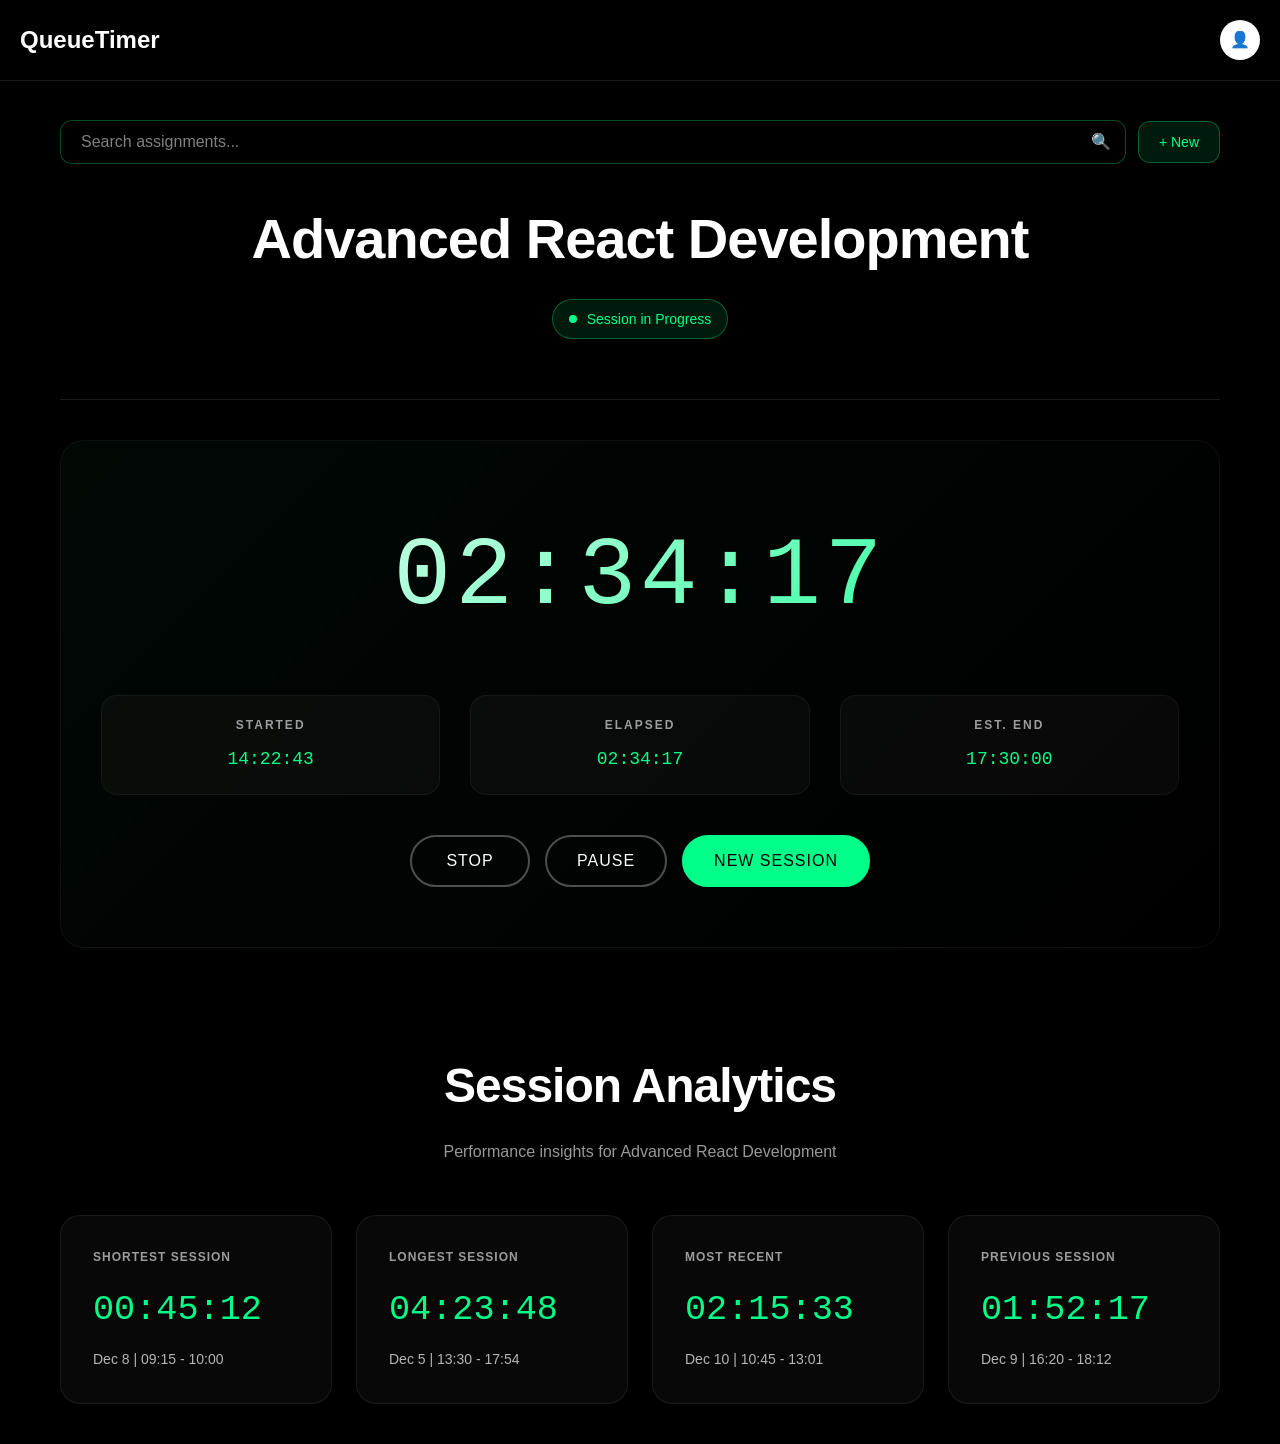
<file: frontend/index.html>
<!DOCTYPE html>
<html lang="en">
<head>
    <meta charset="UTF-8">
    <meta name="viewport" content="width=device-width, initial-scale=1.0">
    <title>QueueTimer</title>
    <link rel="stylesheet" href="css/index.css" type="text/css">
</head>
<body>
    <nav class="nav">
        <div class="logo">QueueTimer</div>
        <a href="#" class="account-icon">👤</a>
    </nav>

    <div class="main-container">
        <header class="assignment-header">
            <div class="assignment-selector">
                <div class="search-container">
                    <div class="search-wrapper">
                        <input type="text" class="assignment-search" placeholder="Search assignments...">
                        <span class="search-icon">🔍</span>
                    </div>
                    <button class="btn-create">+ New</button>
                </div>
            </div>
        
            <h1 class="assignment-title">Advanced React Development</h1>
            <div class="status-indicator">
                <div class="status-dot"></div>
                Session in Progress
            </div>
        </header>

        <section class="timer-section">
            <div class="timer-display">02:34:17</div>
            
            <div class="timer-info">
                <div class="timer-info-item">
                    <div class="timer-info-label">Started</div>
                    <div class="timer-info-value">14:22:43</div>
                </div>
                <div class="timer-info-item">
                    <div class="timer-info-label">Elapsed</div>
                    <div class="timer-info-value">02:34:17</div>
                </div>
                <div class="timer-info-item">
                    <div class="timer-info-label">Est. End</div>
                    <div class="timer-info-value">17:30:00</div>
                </div>
            </div>
            
            <div class="timer-controls">
                <button class="btn">Stop</button>
                <button class="btn">Pause</button>
                <button class="btn btn-primary">New Session</button>
            </div>
        </section>

        <section class="analytics-section">
            <div class="analytics-header">
                <h2 class="analytics-title">Session Analytics</h2>
                <p class="analytics-subtitle">Performance insights for Advanced React Development</p>
            </div>
            
            <div class="analytics-grid">
                <div class="analytics-card">
                    <div class="card-label">Shortest Session</div>
                    <div class="card-time">00:45:12</div>
                    <div class="card-date">Dec 8 | 09:15 - 10:00</div>
                </div>
                
                <div class="analytics-card">
                    <div class="card-label">Longest Session</div>
                    <div class="card-time">04:23:48</div>
                    <div class="card-date">Dec 5 | 13:30 - 17:54</div>
                </div>
                
                <div class="analytics-card">
                    <div class="card-label">Most Recent</div>
                    <div class="card-time">02:15:33</div>
                    <div class="card-date">Dec 10 | 10:45 - 13:01</div>
                </div>
                
                <div class="analytics-card">
                    <div class="card-label">Previous Session</div>
                    <div class="card-time">01:52:17</div>
                    <div class="card-date">Dec 9 | 16:20 - 18:12</div>
                </div>
            </div>
        </section>
    </div>
</body>
</html>
</file>
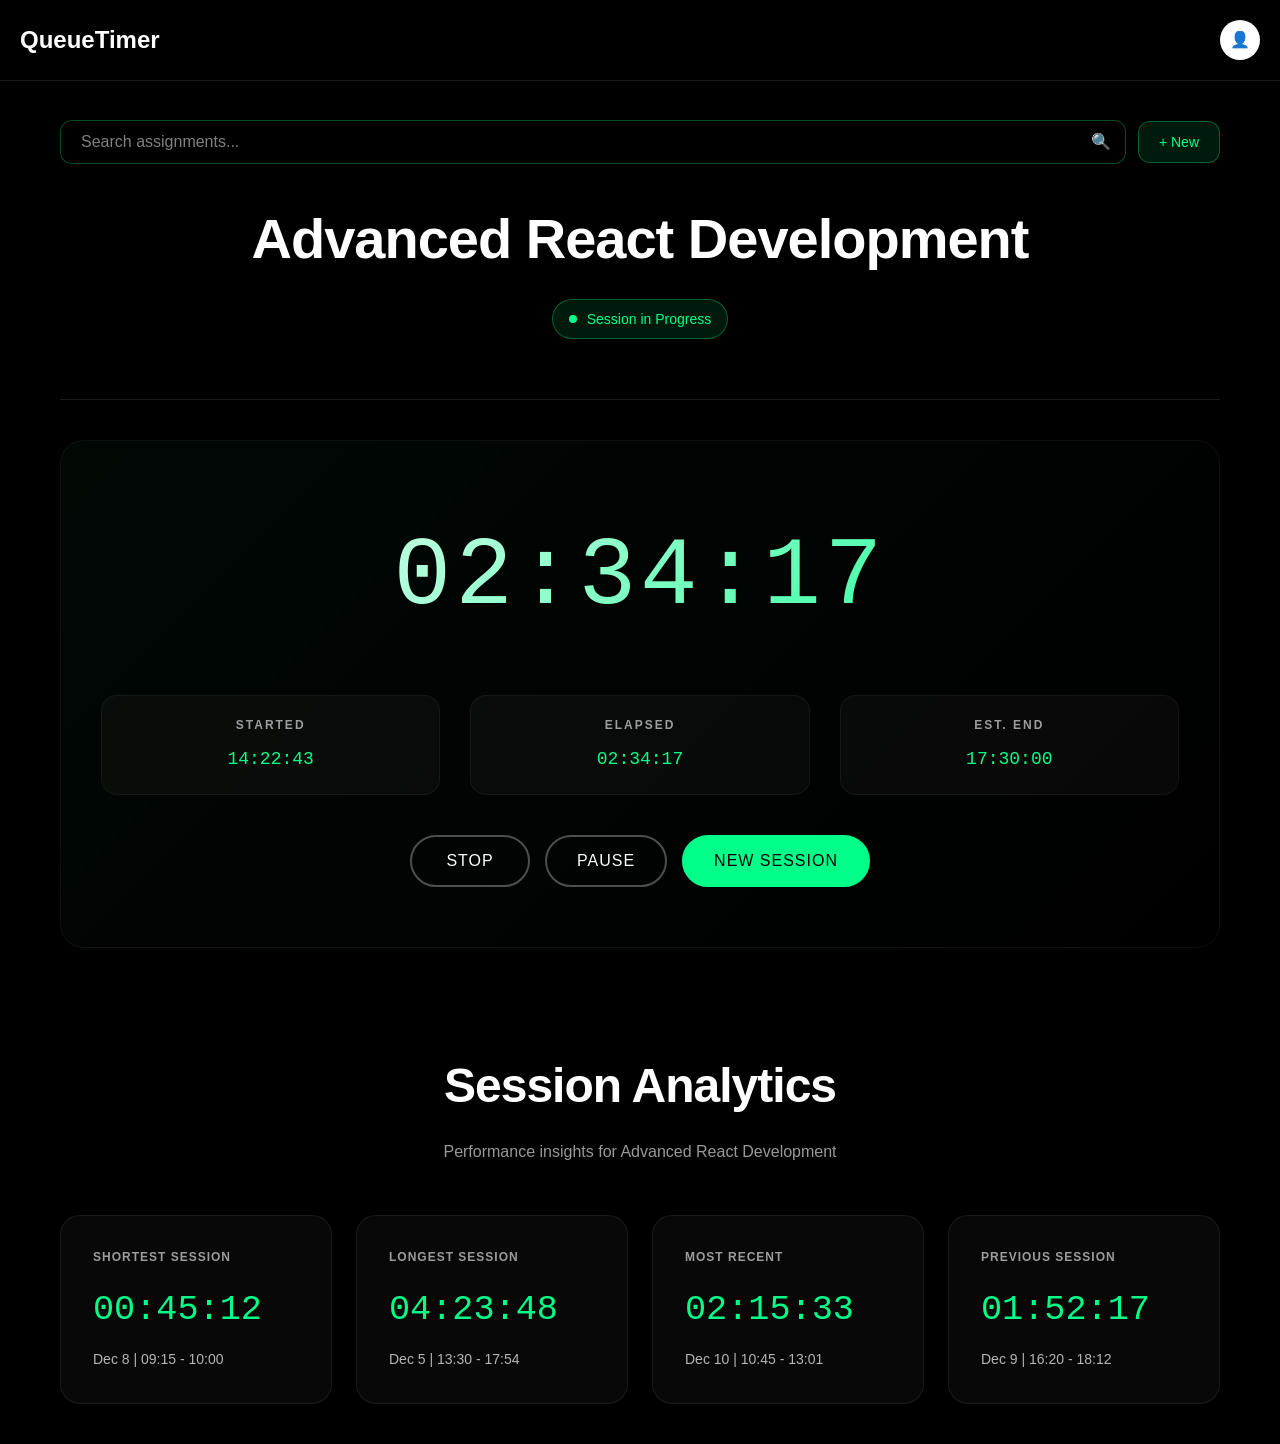
<file: dashboard.html>
<!DOCTYPE html>
<html lang="en">
<head>
    <meta charset="UTF-8">
    <meta name="viewport" content="width=device-width, initial-scale=1.0">
    <title>QueueTimer</title>
    <link rel="stylesheet" href="static/css/dashboard.css" type="text/css">
</head>
<body>
    <nav class="nav">
        <div class="logo">QueueTimer</div>
        <a href="auth/account.html" class="account-icon">👤</a>
    </nav>

    <div class="main-container">
        <header class="assignment-header">
            <div class="assignment-selector">
                <div class="search-container">
                    <div class="search-wrapper">
                        <input type="text" class="assignment-search" placeholder="Search assignments...">
                        <span class="search-icon">🔍</span>
                    </div>
                    <button class="btn-create">+ New</button>
                </div>
            </div>
        
            <h1 class="assignment-title">Advanced React Development</h1>
            <div class="status-indicator">
                <div class="status-dot"></div>
                Session in Progress
            </div>
        </header>

        <section class="timer-section">
            <div class="timer-display">02:34:17</div>
            
            <div class="timer-info">
                <div class="timer-info-item">
                    <div class="timer-info-label">Started</div>
                    <div class="timer-info-value">14:22:43</div>
                </div>
                <div class="timer-info-item">
                    <div class="timer-info-label">Elapsed</div>
                    <div class="timer-info-value">02:34:17</div>
                </div>
                <div class="timer-info-item">
                    <div class="timer-info-label">Est. End</div>
                    <div class="timer-info-value">17:30:00</div>
                </div>
            </div>
            
            <div class="timer-controls">
                <button class="btn">Stop</button>
                <button class="btn">Pause</button>
                <button class="btn btn-primary">New Session</button>
            </div>
        </section>

        <section class="analytics-section">
            <div class="analytics-header">
                <h2 class="analytics-title">Session Analytics</h2>
                <p class="analytics-subtitle">Performance insights for Advanced React Development</p>
            </div>
            
            <div class="analytics-grid">
                <div class="analytics-card">
                    <div class="card-label">Shortest Session</div>
                    <div class="card-time">00:45:12</div>
                    <div class="card-date">Dec 8 | 09:15 - 10:00</div>
                </div>
                
                <div class="analytics-card">
                    <div class="card-label">Longest Session</div>
                    <div class="card-time">04:23:48</div>
                    <div class="card-date">Dec 5 | 13:30 - 17:54</div>
                </div>
                
                <div class="analytics-card">
                    <div class="card-label">Most Recent</div>
                    <div class="card-time">02:15:33</div>
                    <div class="card-date">Dec 10 | 10:45 - 13:01</div>
                </div>
                
                <div class="analytics-card">
                    <div class="card-label">Previous Session</div>
                    <div class="card-time">01:52:17</div>
                    <div class="card-date">Dec 9 | 16:20 - 18:12</div>
                </div>
            </div>
        </section>
    </div>
</body>
</html>
</file>
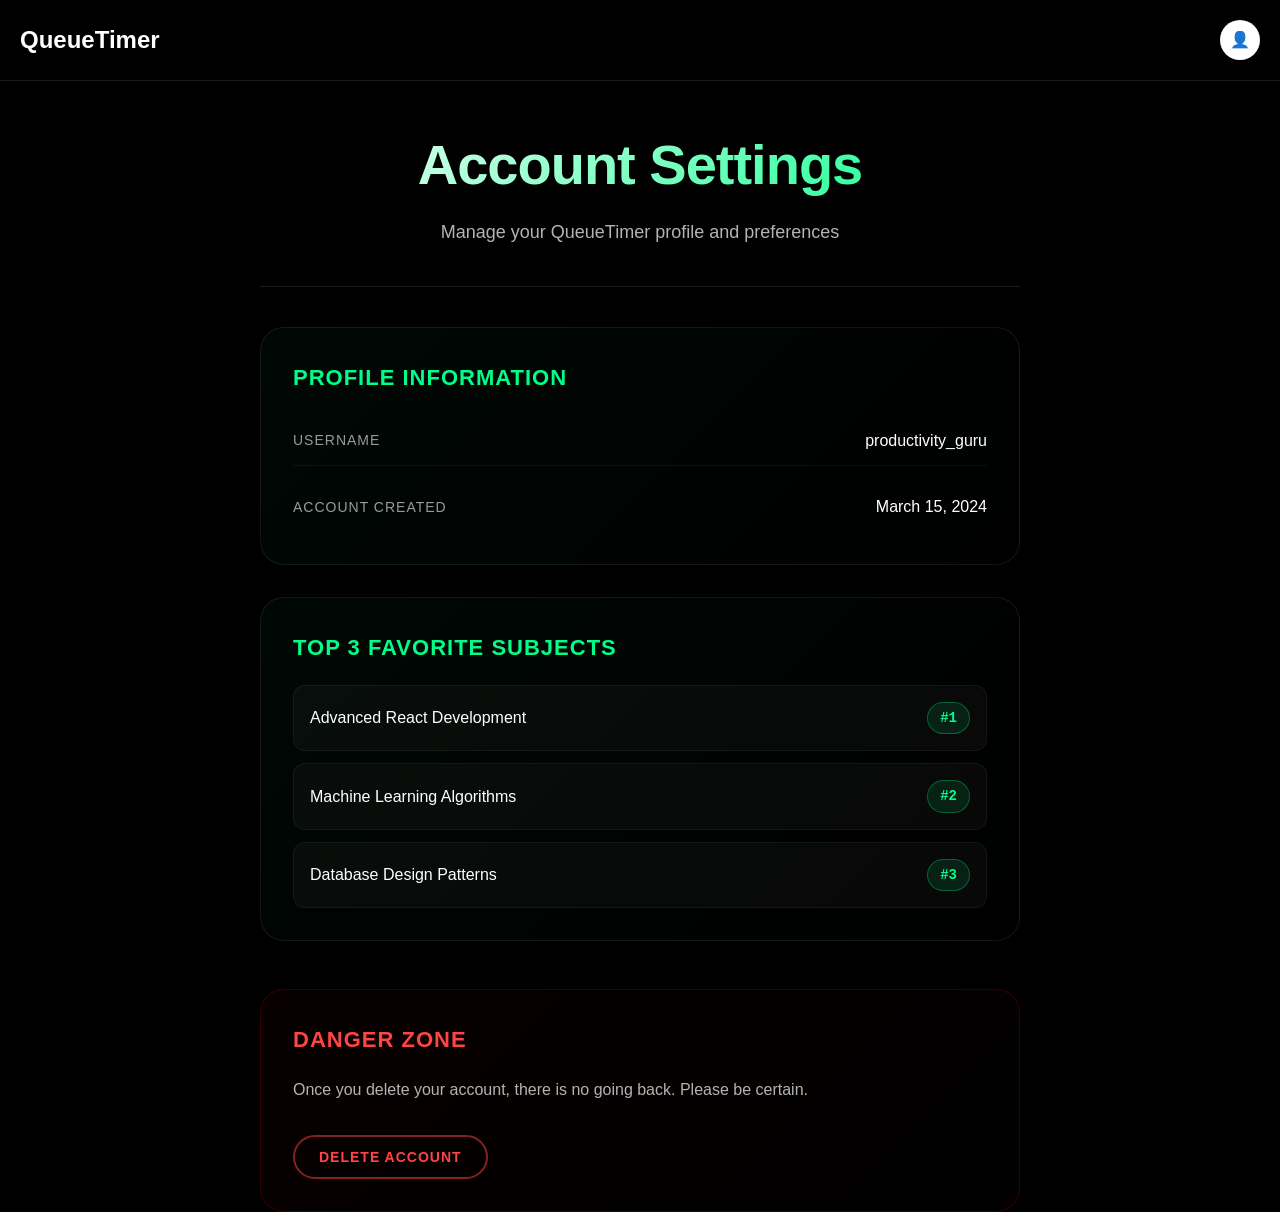
<file: auth/account.html>
<!DOCTYPE html>
<html lang="en">
<head>
    <meta charset="UTF-8">
    <meta name="viewport" content="width=device-width, initial-scale=1.0">
    <title>Account - QueueTimer</title>
    <link rel="stylesheet" href="../static/css/account.css" type="text/css">
</head>
<body>
    <nav class="nav">
        <a href="../dashboard.html" class="logo">QueueTimer</a>
        <a href="account.html" class="account-icon">👤</a>
    </nav>

    <div class="main-container">
        <header class="account-header">
            <h1 class="account-title">Account Settings</h1>
            <p class="account-subtitle">Manage your QueueTimer profile and preferences</p>
        </header>

        <div class="account-content">
            <div class="account-card">
                <h2 class="card-title">Profile Information</h2>
                <div class="info-grid">
                    <div class="info-item">
                        <span class="info-label">Username</span>
                        <span class="info-value">productivity_guru</span>
                    </div>
                    <div class="info-item">
                        <span class="info-label">Account Created</span>
                        <span class="info-value">March 15, 2024</span>
                    </div>
                </div>
            </div>

            <div class="account-card">
                <h2 class="card-title">Top 3 Favorite Subjects</h2>
                <div class="subjects-list">
                    <div class="subject-item">
                        <span class="subject-name">Advanced React Development</span>
                        <span class="subject-rank">#1</span>
                    </div>
                    <div class="subject-item">
                        <span class="subject-name">Machine Learning Algorithms</span>
                        <span class="subject-rank">#2</span>
                    </div>
                    <div class="subject-item">
                        <span class="subject-name">Database Design Patterns</span>
                        <span class="subject-rank">#3</span>
                    </div>
                </div>
            </div>

            <div class="account-card danger-zone">
                <h2 class="card-title danger-title">Danger Zone</h2>
                <p style="color: rgba(255, 255, 255, 0.7); margin-bottom: 1rem;">
                    Once you delete your account, there is no going back. Please be certain.
                </p>
                <button class="btn-delete">Delete Account</button>
            </div>
        </div>
    </div>
</body>
</html>
</file>
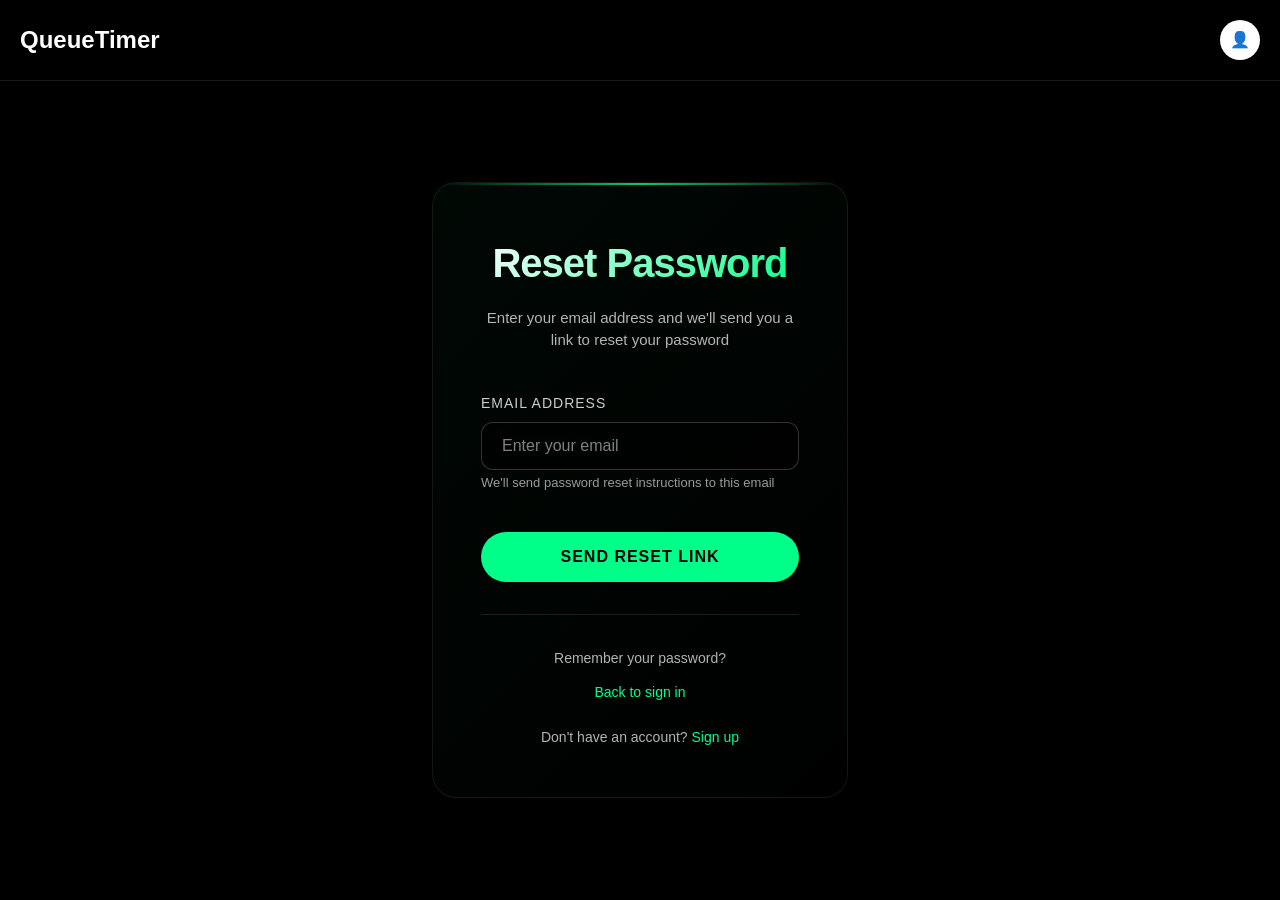
<file: auth/forgot-password.html>
<!DOCTYPE html>
<html lang="en">
<head>
    <meta charset="UTF-8">
    <meta name="viewport" content="width=device-width, initial-scale=1.0">
    <title>Forgot Password - QueueTimer</title>
    <link rel="stylesheet" href="../static/css/forgot_password.css" type="text/css">
</head>
<body>
    <nav class="nav">
        <a href="../dashboard.html" class="logo">QueueTimer</a>
        <a href="account.html" class="account-icon">👤</a>
    </nav>

    <div class="main-container">
        <div class="forgot-password-container">
            <header class="forgot-password-header">
                <h1 class="forgot-password-title">Reset Password</h1>
                <p class="forgot-password-subtitle">Enter your email address and we'll send you a link to reset your password</p>
            </header>

            <form class="form" action="#" method="POST">
                <div class="form-group">
                    <label for="email" class="form-label">Email Address</label>
                    <input 
                        type="email" 
                        id="email" 
                        name="email" 
                        class="form-input" 
                        placeholder="Enter your email"
                        required
                        autocomplete="email"
                    >
                    <div class="form-help">We'll send password reset instructions to this email</div>
                </div>

                <button type="submit" class="btn-reset">Send Reset Link</button>
            </form>

            <div class="auth-links">
                <div class="auth-text">Remember your password?</div>
                <a href="#" class="auth-link">Back to sign in</a>
                <div style="margin-top: 0.5rem;">
                    <span class="auth-text">Don't have an account? </span>
                    <a href="#" class="auth-link">Sign up</a>
                </div>
            </div>
        </div>
    </div>
</body>
</html>
</file>
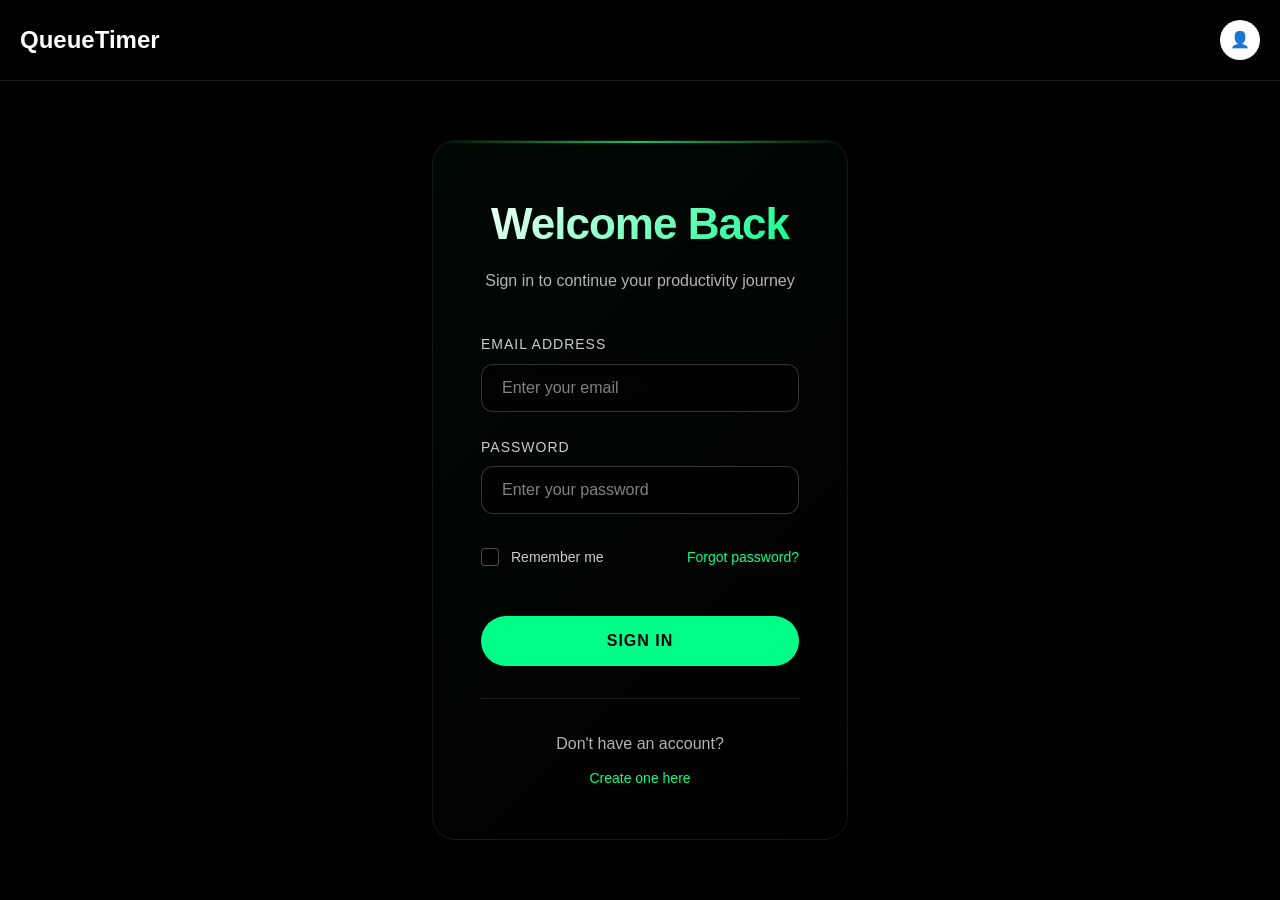
<file: auth/login.html>
<!DOCTYPE html>
<html lang="en">
<head>
    <meta charset="UTF-8">
    <meta name="viewport" content="width=device-width, initial-scale=1.0">
    <title>Login - QueueTimer</title>
    <link rel="stylesheet" href="../static/css/login.css" type="text/css">
</head>
<body>
    <nav class="nav">
        <a href="../dashboard.html" class="logo">QueueTimer</a>
        <a href="account.html" class="account-icon">👤</a>
    </nav>

    <div class="main-container">
        <div class="login-container">
            <header class="login-header">
                <h1 class="login-title">Welcome Back</h1>
                <p class="login-subtitle">Sign in to continue your productivity journey</p>
            </header>

            <form class="form" action="#" method="POST">
                <div class="form-group">
                    <label for="email" class="form-label">Email Address</label>
                    <input 
                        type="email" 
                        id="email" 
                        name="email" 
                        class="form-input" 
                        placeholder="Enter your email"
                        required
                        autocomplete="email"
                    >
                </div>

                <div class="form-group">
                    <label for="password" class="form-label">Password</label>
                    <input 
                        type="password" 
                        id="password" 
                        name="password" 
                        class="form-input" 
                        placeholder="Enter your password"
                        required
                        autocomplete="current-password"
                    >
                </div>

                <div class="form-options">
                    <div class="checkbox-group">
                        <input 
                            type="checkbox" 
                            id="remember" 
                            name="remember" 
                            class="checkbox-input"
                        >
                        <label for="remember" class="checkbox-label">Remember me</label>
                    </div>
                    <a href="#" class="forgot-link">Forgot password?</a>
                </div>

                <button type="submit" class="btn-login">Sign In</button>
            </form>

            <div class="auth-links">
                <p style="color: rgba(255, 255, 255, 0.7); margin-bottom: 0.5rem;">Don't have an account?</p>
                <a href="#" class="auth-link">Create one here</a>
            </div>
        </div>
    </div>
</body>
</html>
</file>
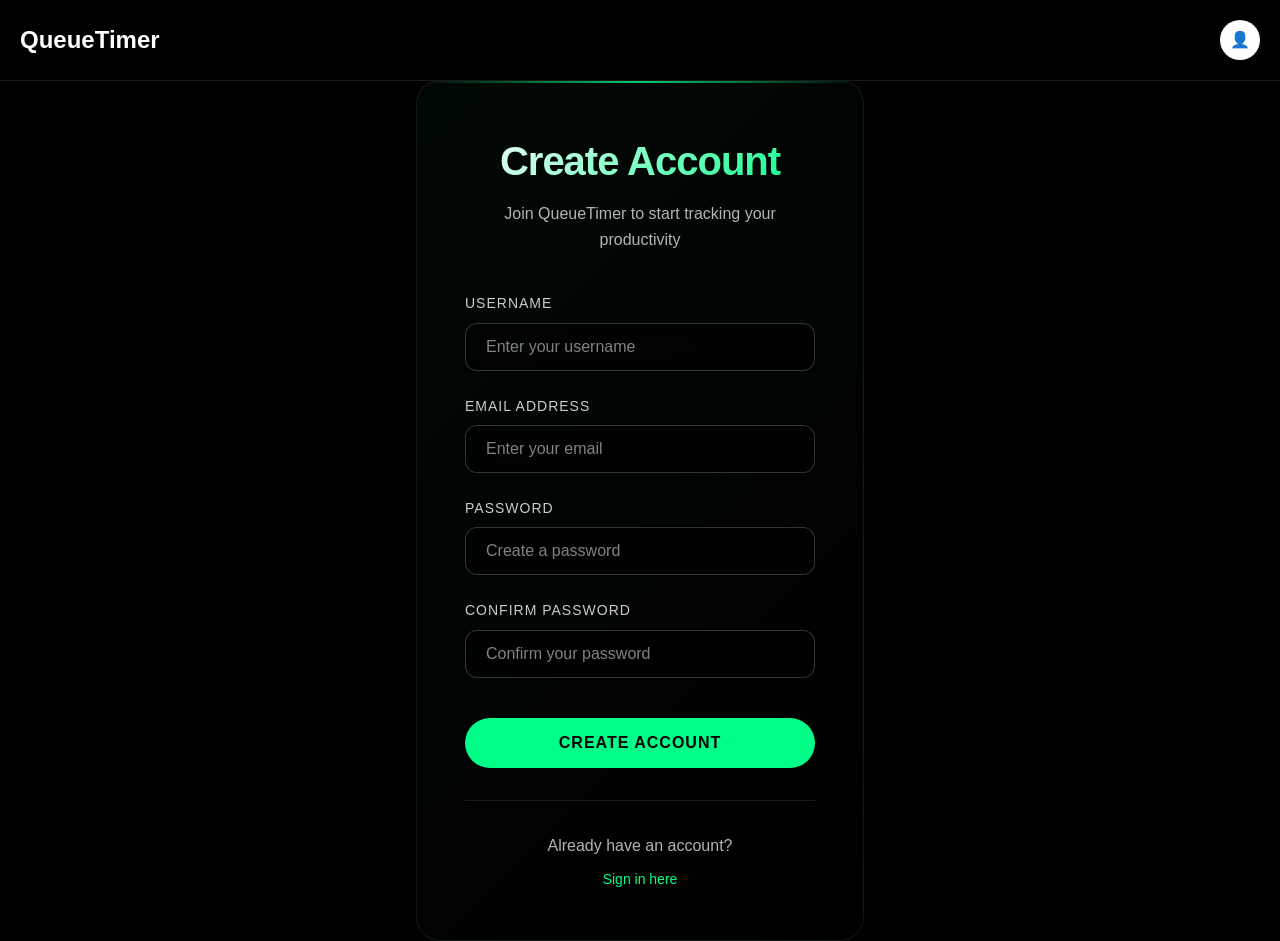
<file: auth/register.html>
<!DOCTYPE html>
<html lang="en">
<head>
    <meta charset="UTF-8">
    <meta name="viewport" content="width=device-width, initial-scale=1.0">
    <title>Register - QueueTimer</title>
    <link rel="stylesheet" href="../static/css/register.css" type="text/css">
</head>
<body>
    <nav class="nav">
        <a href="../dashboard.html" class="logo">QueueTimer</a>
        <a href="account.html" class="account-icon">👤</a>
    </nav>

    <div class="main-container">
        <div class="registration-container">
            <header class="registration-header">
                <h1 class="registration-title">Create Account</h1>
                <p class="registration-subtitle">Join QueueTimer to start tracking your productivity</p>
            </header>

            <form class="form" action="#" method="POST">
                <div class="form-group">
                    <label for="username" class="form-label">Username</label>
                    <input 
                        type="text" 
                        id="username" 
                        name="username" 
                        class="form-input" 
                        placeholder="Enter your username"
                        required
                        autocomplete="username"
                    >
                </div>

                <div class="form-group">
                    <label for="email" class="form-label">Email Address</label>
                    <input 
                        type="email" 
                        id="email" 
                        name="email" 
                        class="form-input" 
                        placeholder="Enter your email"
                        required
                        autocomplete="email"
                    >
                </div>

                <div class="form-group">
                    <label for="password1" class="form-label">Password</label>
                    <input 
                        type="password" 
                        id="password1" 
                        name="password1" 
                        class="form-input" 
                        placeholder="Create a password"
                        required
                        autocomplete="new-password"
                    >
                </div>

                <div class="form-group">
                    <label for="password2" class="form-label">Confirm Password</label>
                    <input 
                        type="password" 
                        id="password2" 
                        name="password2" 
                        class="form-input" 
                        placeholder="Confirm your password"
                        required
                        autocomplete="new-password"
                    >
                </div>
                <button type="submit" class="btn-register">Create Account</button>
            </form>

            <div class="auth-links">
                <p style="color: rgba(255, 255, 255, 0.7); margin-bottom: 0.5rem;">Already have an account?</p>
                <a href="login.html" class="auth-link">Sign in here</a>
            </div>
        </div>
    </div>
</body>
</html>
</file>
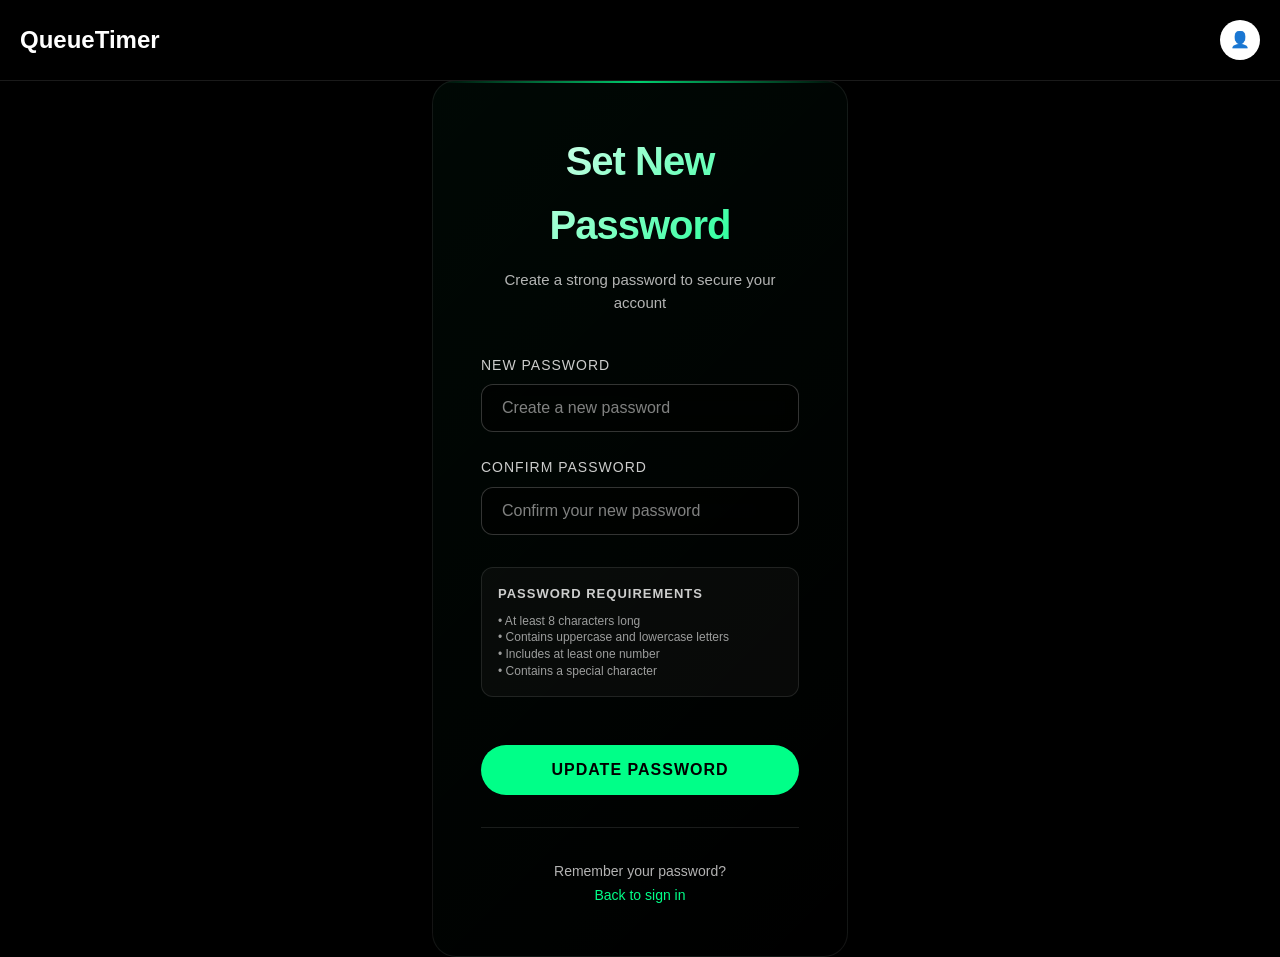
<file: auth/reset-password.html>
<!DOCTYPE html>
<html lang="en">
<head>
    <meta charset="UTF-8">
    <meta name="viewport" content="width=device-width, initial-scale=1.0">
    <title>Reset Password - QueueTimer</title>
    <link rel="stylesheet" href="../static/css/reset_password.css" type="text/css">
</head>
<body>
    <nav class="nav">
        <a href="../dashboard.html" class="logo">QueueTimer</a>
        <a href="account.html" class="account-icon">👤</a>
    </nav>

    <div class="main-container">
        <div class="reset-password-container">
            <header class="reset-password-header">
                <h1 class="reset-password-title">Set New Password</h1>
                <p class="reset-password-subtitle">Create a strong password to secure your account</p>
            </header>

            <form class="form" action="#" method="POST">
                <div class="form-group">
                    <label for="password1" class="form-label">New Password</label>
                    <input 
                        type="password" 
                        id="password1" 
                        name="password1" 
                        class="form-input" 
                        placeholder="Create a new password"
                        required
                        autocomplete="new-password"
                    >
                </div>

                <div class="form-group">
                    <label for="password2" class="form-label">Confirm Password</label>
                    <input 
                        type="password" 
                        id="password2" 
                        name="password2" 
                        class="form-input" 
                        placeholder="Confirm your new password"
                        required
                        autocomplete="new-password"
                    >
                </div>

                <div class="password-requirements">
                    <div class="requirements-title">Password Requirements</div>
                    <div class="requirements-list">
                        • At least 8 characters long<br>
                        • Contains uppercase and lowercase letters<br>
                        • Includes at least one number<br>
                        • Contains a special character
                    </div>
                </div>

                <button type="submit" class="btn-reset">Update Password</button>
            </form>

            <div class="auth-links">
                <div class="auth-text">Remember your password?</div>
                <a href="login.html" class="auth-link">Back to sign in</a>
            </div>
        </div>
    </div>
</body>
</html>
</file>
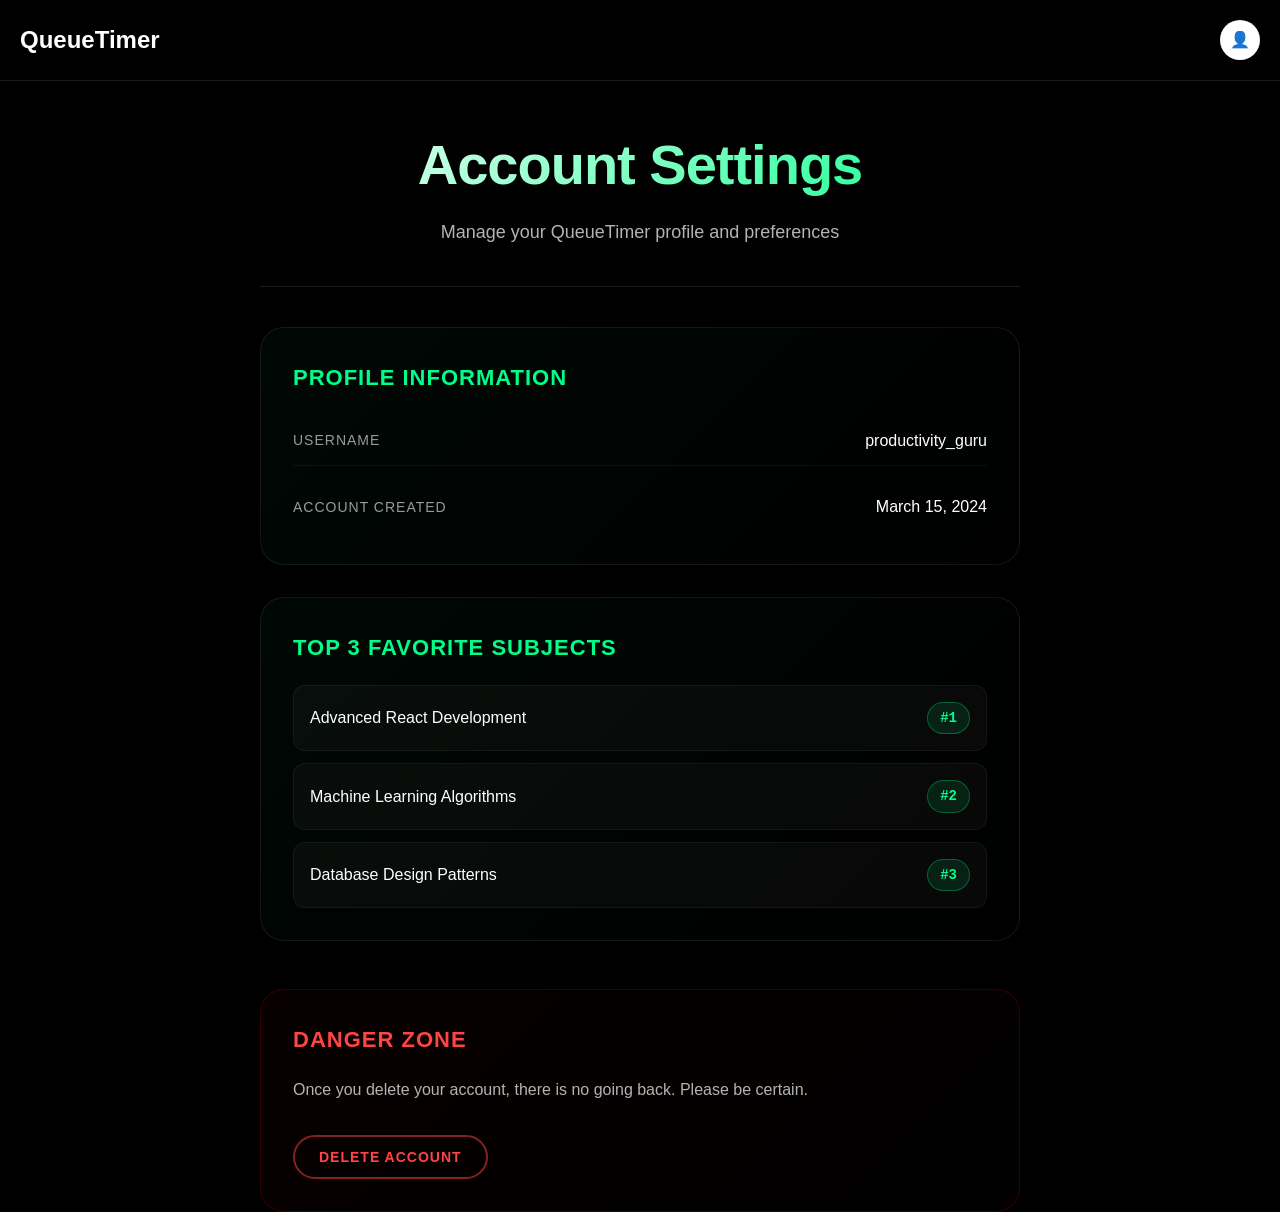
<file: frontend/account.html>
<!DOCTYPE html>
<html lang="en">
<head>
    <meta charset="UTF-8">
    <meta name="viewport" content="width=device-width, initial-scale=1.0">
    <title>Account - QueueTimer</title>
    <link rel="stylesheet" href="css/account.css" type="text/css">
</head>
<body>
    <nav class="nav">
        <a href="dashboard.html" class="logo">QueueTimer</a>
        <a href="account.html" class="account-icon">👤</a>
    </nav>

    <div class="main-container">
        <header class="account-header">
            <h1 class="account-title">Account Settings</h1>
            <p class="account-subtitle">Manage your QueueTimer profile and preferences</p>
        </header>

        <div class="account-content">
            <div class="account-card">
                <h2 class="card-title">Profile Information</h2>
                <div class="info-grid">
                    <div class="info-item">
                        <span class="info-label">Username</span>
                        <span class="info-value">productivity_guru</span>
                    </div>
                    <div class="info-item">
                        <span class="info-label">Account Created</span>
                        <span class="info-value">March 15, 2024</span>
                    </div>
                </div>
            </div>

            <div class="account-card">
                <h2 class="card-title">Top 3 Favorite Subjects</h2>
                <div class="subjects-list">
                    <div class="subject-item">
                        <span class="subject-name">Advanced React Development</span>
                        <span class="subject-rank">#1</span>
                    </div>
                    <div class="subject-item">
                        <span class="subject-name">Machine Learning Algorithms</span>
                        <span class="subject-rank">#2</span>
                    </div>
                    <div class="subject-item">
                        <span class="subject-name">Database Design Patterns</span>
                        <span class="subject-rank">#3</span>
                    </div>
                </div>
            </div>

            <div class="account-card danger-zone">
                <h2 class="card-title danger-title">Danger Zone</h2>
                <p style="color: rgba(255, 255, 255, 0.7); margin-bottom: 1rem;">
                    Once you delete your account, there is no going back. Please be certain.
                </p>
                <button class="btn-delete">Delete Account</button>
            </div>
        </div>
    </div>
</body>
</html>
</file>
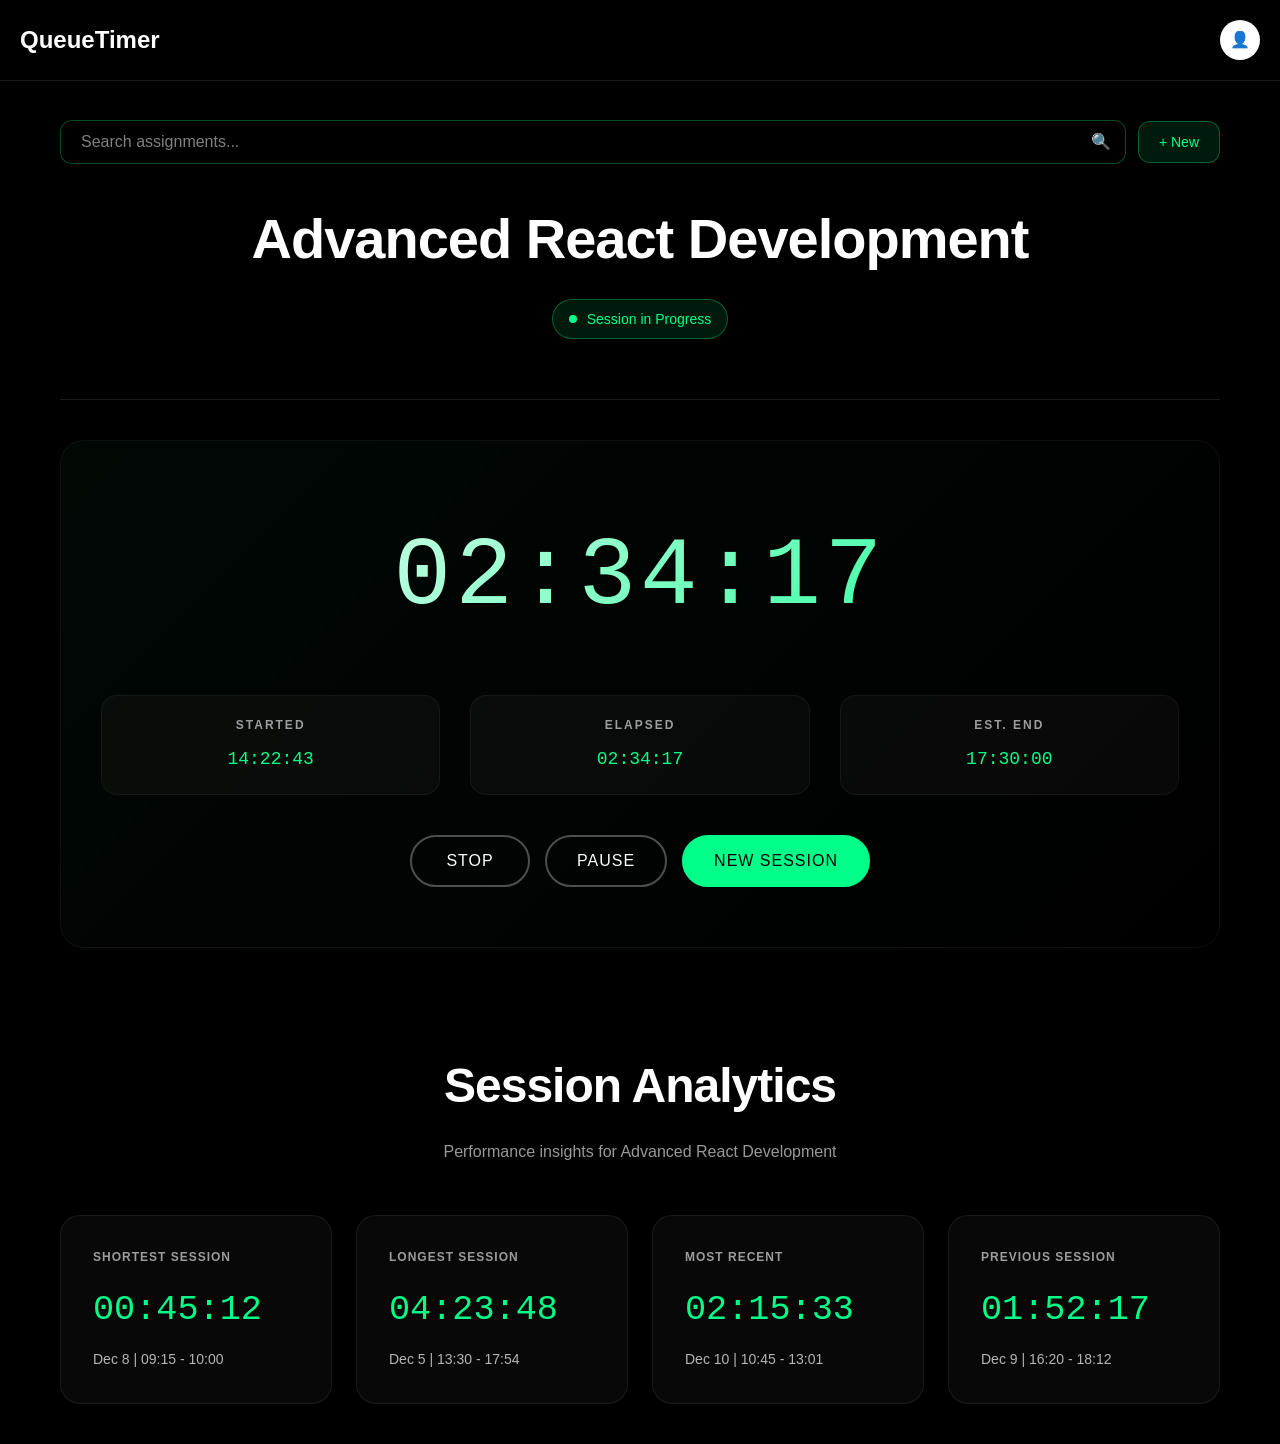
<file: frontend/dashboard.html>
<!DOCTYPE html>
<html lang="en">
<head>
    <meta charset="UTF-8">
    <meta name="viewport" content="width=device-width, initial-scale=1.0">
    <title>QueueTimer</title>
    <link rel="stylesheet" href="css/dashboard.css" type="text/css">
</head>
<body>
    <nav class="nav">
        <div class="logo">QueueTimer</div>
        <a href="account.html" class="account-icon">👤</a>
    </nav>

    <div class="main-container">
        <header class="assignment-header">
            <div class="assignment-selector">
                <div class="search-container">
                    <div class="search-wrapper">
                        <input type="text" class="assignment-search" placeholder="Search assignments...">
                        <span class="search-icon">🔍</span>
                    </div>
                    <button class="btn-create">+ New</button>
                </div>
            </div>
        
            <h1 class="assignment-title">Advanced React Development</h1>
            <div class="status-indicator">
                <div class="status-dot"></div>
                Session in Progress
            </div>
        </header>

        <section class="timer-section">
            <div class="timer-display">02:34:17</div>
            
            <div class="timer-info">
                <div class="timer-info-item">
                    <div class="timer-info-label">Started</div>
                    <div class="timer-info-value">14:22:43</div>
                </div>
                <div class="timer-info-item">
                    <div class="timer-info-label">Elapsed</div>
                    <div class="timer-info-value">02:34:17</div>
                </div>
                <div class="timer-info-item">
                    <div class="timer-info-label">Est. End</div>
                    <div class="timer-info-value">17:30:00</div>
                </div>
            </div>
            
            <div class="timer-controls">
                <button class="btn">Stop</button>
                <button class="btn">Pause</button>
                <button class="btn btn-primary">New Session</button>
            </div>
        </section>

        <section class="analytics-section">
            <div class="analytics-header">
                <h2 class="analytics-title">Session Analytics</h2>
                <p class="analytics-subtitle">Performance insights for Advanced React Development</p>
            </div>
            
            <div class="analytics-grid">
                <div class="analytics-card">
                    <div class="card-label">Shortest Session</div>
                    <div class="card-time">00:45:12</div>
                    <div class="card-date">Dec 8 | 09:15 - 10:00</div>
                </div>
                
                <div class="analytics-card">
                    <div class="card-label">Longest Session</div>
                    <div class="card-time">04:23:48</div>
                    <div class="card-date">Dec 5 | 13:30 - 17:54</div>
                </div>
                
                <div class="analytics-card">
                    <div class="card-label">Most Recent</div>
                    <div class="card-time">02:15:33</div>
                    <div class="card-date">Dec 10 | 10:45 - 13:01</div>
                </div>
                
                <div class="analytics-card">
                    <div class="card-label">Previous Session</div>
                    <div class="card-time">01:52:17</div>
                    <div class="card-date">Dec 9 | 16:20 - 18:12</div>
                </div>
            </div>
        </section>
    </div>
</body>
</html>
</file>
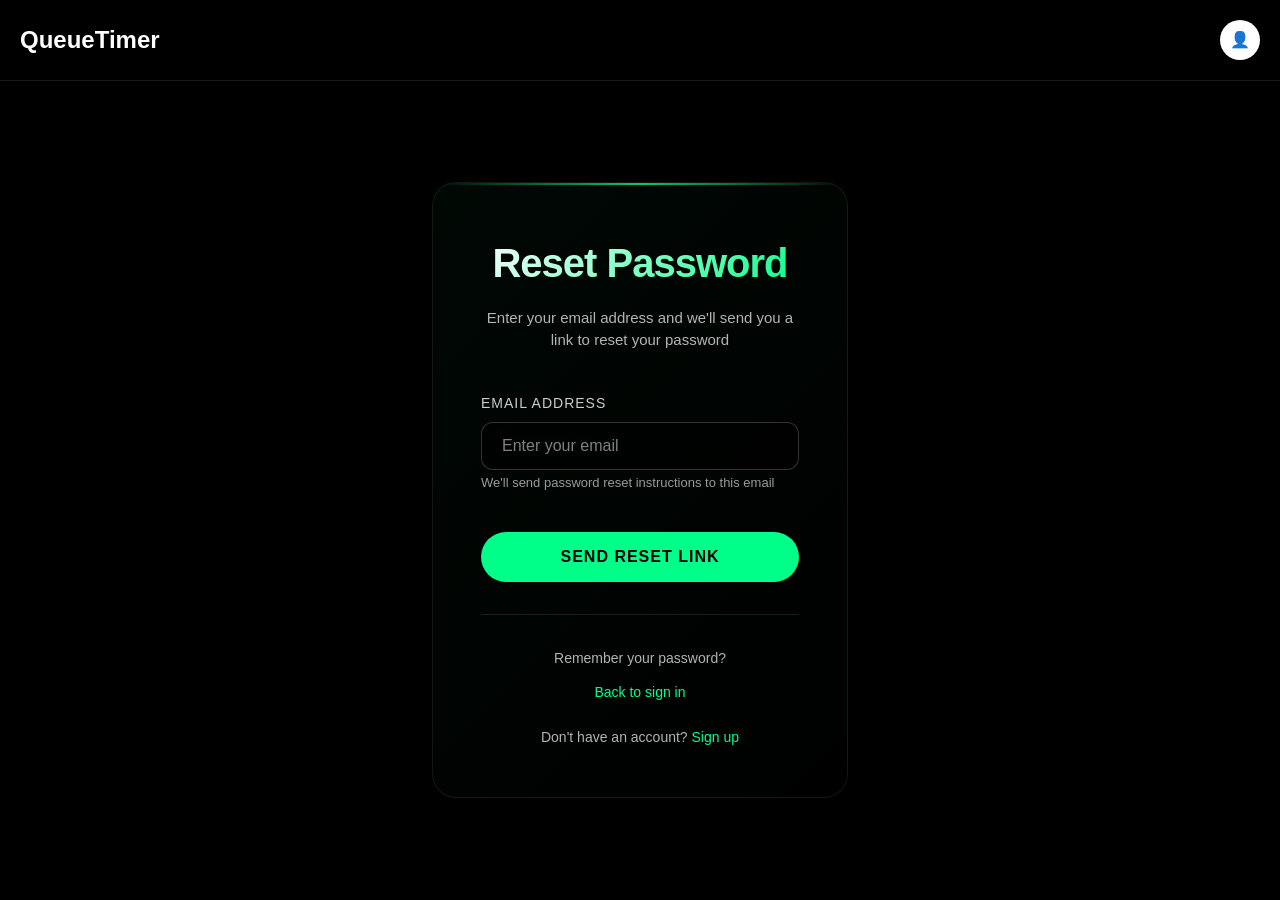
<file: frontend/forgot_password.html>
<!DOCTYPE html>
<html lang="en">
<head>
    <meta charset="UTF-8">
    <meta name="viewport" content="width=device-width, initial-scale=1.0">
    <title>Forgot Password - QueueTimer</title>
    <link rel="stylesheet" href="css/forgot_password.css" type="text/css">
</head>
<body>
    <nav class="nav">
        <a href="dashboard.html" class="logo">QueueTimer</a>
        <a href="account.html" class="account-icon">👤</a>
    </nav>

    <div class="main-container">
        <div class="forgot-password-container">
            <header class="forgot-password-header">
                <h1 class="forgot-password-title">Reset Password</h1>
                <p class="forgot-password-subtitle">Enter your email address and we'll send you a link to reset your password</p>
            </header>

            <form class="form" action="#" method="POST">
                <div class="form-group">
                    <label for="email" class="form-label">Email Address</label>
                    <input 
                        type="email" 
                        id="email" 
                        name="email" 
                        class="form-input" 
                        placeholder="Enter your email"
                        required
                        autocomplete="email"
                    >
                    <div class="form-help">We'll send password reset instructions to this email</div>
                </div>

                <button type="submit" class="btn-reset">Send Reset Link</button>
            </form>

            <div class="auth-links">
                <div class="auth-text">Remember your password?</div>
                <a href="#" class="auth-link">Back to sign in</a>
                <div style="margin-top: 0.5rem;">
                    <span class="auth-text">Don't have an account? </span>
                    <a href="#" class="auth-link">Sign up</a>
                </div>
            </div>
        </div>
    </div>
</body>
</html>
</file>
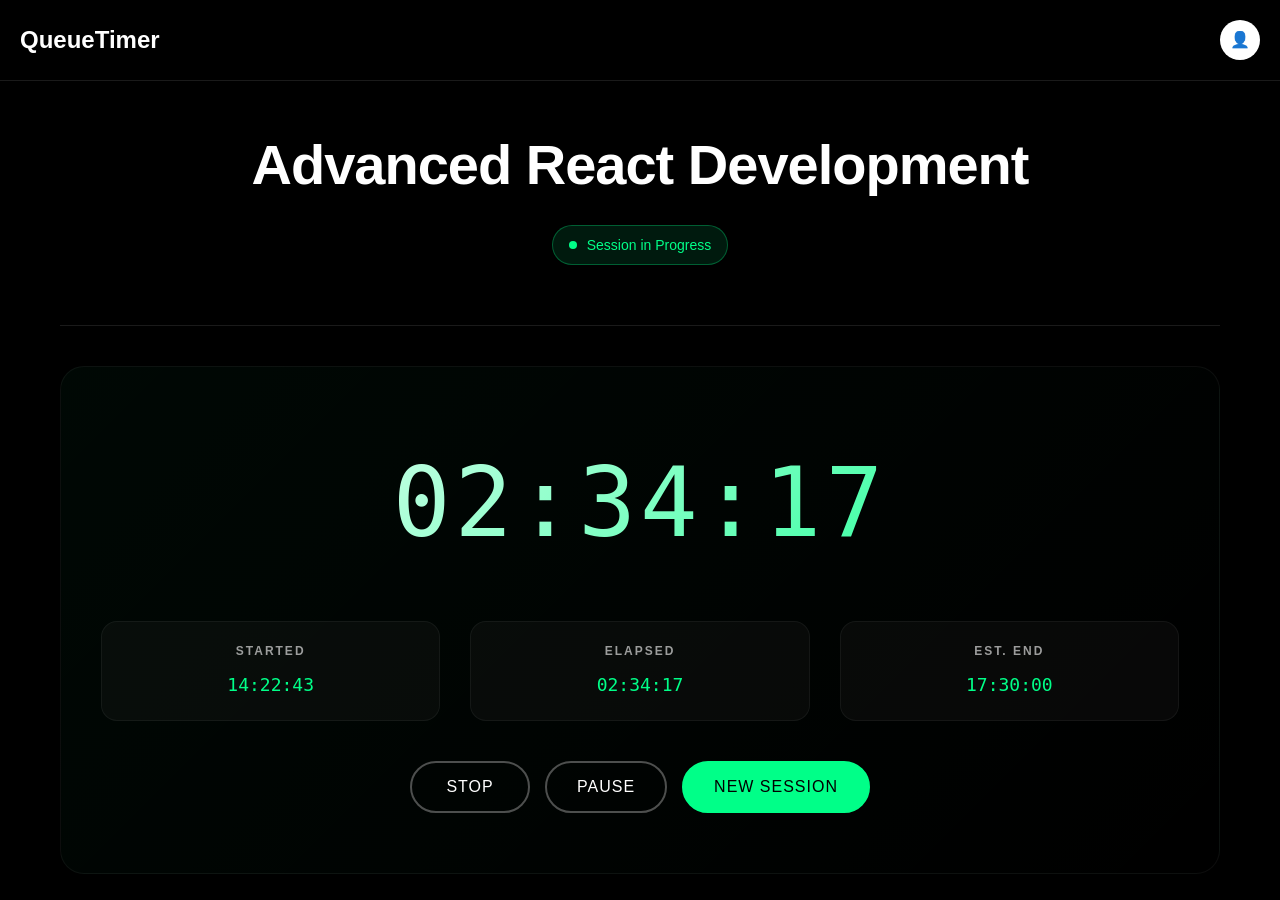
<file: frontend/landing.html>
<!DOCTYPE html>
<html lang="en">
<head>
    <meta charset="UTF-8">
    <meta name="viewport" content="width=device-width, initial-scale=1.0">
    <title>QueueTimer</title>
    <link rel="stylesheet" href="css/landing.css" type="text/css">
</head>
<body>
    <nav class="nav">
        <a href="dashboard.html" class="logo">QueueTimer</a>
        <a href="account.html" class="account-icon">👤</a>
    </nav>

    <div class="main-container">
        <header class="assignment-header">
            <h1 class="assignment-title">Advanced React Development</h1>
            <div class="status-indicator">
                <div class="status-dot"></div>
                Session in Progress
            </div>
        </header>

        <section class="timer-section">
            <div class="timer-display">02:34:17</div>
            
            <div class="timer-info">
                <div class="timer-info-item">
                    <div class="timer-info-label">Started</div>
                    <div class="timer-info-value">14:22:43</div>
                </div>
                <div class="timer-info-item">
                    <div class="timer-info-label">Elapsed</div>
                    <div class="timer-info-value">02:34:17</div>
                </div>
                <div class="timer-info-item">
                    <div class="timer-info-label">Est. End</div>
                    <div class="timer-info-value">17:30:00</div>
                </div>
            </div>
            
            <div class="timer-controls">
                <button class="btn">Stop</button>
                <button class="btn">Pause</button>
                <button class="btn btn-primary">New Session</button>
            </div>
        </section>
    </div>
</body>
</html>
</file>
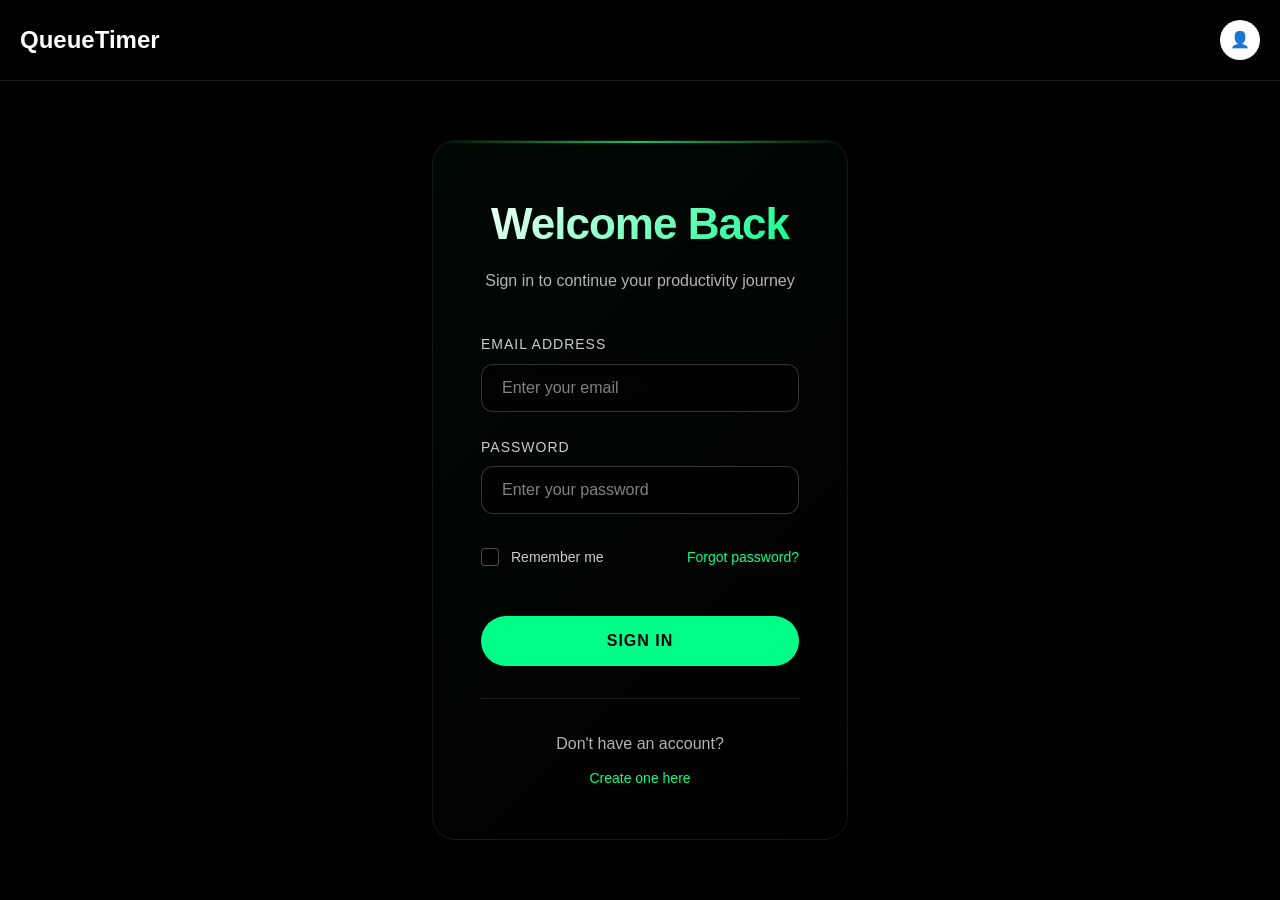
<file: frontend/login.html>
<!DOCTYPE html>
<html lang="en">
<head>
    <meta charset="UTF-8">
    <meta name="viewport" content="width=device-width, initial-scale=1.0">
    <title>Login - QueueTimer</title>
    <link rel="stylesheet" href="css/login.css" type="text/css">
</head>
<body>
    <nav class="nav">
        <a href="dashboard.html" class="logo">QueueTimer</a>
        <a href="account.html" class="account-icon">👤</a>
    </nav>

    <div class="main-container">
        <div class="login-container">
            <header class="login-header">
                <h1 class="login-title">Welcome Back</h1>
                <p class="login-subtitle">Sign in to continue your productivity journey</p>
            </header>

            <form class="form" action="#" method="POST">
                <div class="form-group">
                    <label for="email" class="form-label">Email Address</label>
                    <input 
                        type="email" 
                        id="email" 
                        name="email" 
                        class="form-input" 
                        placeholder="Enter your email"
                        required
                        autocomplete="email"
                    >
                </div>

                <div class="form-group">
                    <label for="password" class="form-label">Password</label>
                    <input 
                        type="password" 
                        id="password" 
                        name="password" 
                        class="form-input" 
                        placeholder="Enter your password"
                        required
                        autocomplete="current-password"
                    >
                </div>

                <div class="form-options">
                    <div class="checkbox-group">
                        <input 
                            type="checkbox" 
                            id="remember" 
                            name="remember" 
                            class="checkbox-input"
                        >
                        <label for="remember" class="checkbox-label">Remember me</label>
                    </div>
                    <a href="#" class="forgot-link">Forgot password?</a>
                </div>

                <button type="submit" class="btn-login">Sign In</button>
            </form>

            <div class="auth-links">
                <p style="color: rgba(255, 255, 255, 0.7); margin-bottom: 0.5rem;">Don't have an account?</p>
                <a href="#" class="auth-link">Create one here</a>
            </div>
        </div>
    </div>
</body>
</html>
</file>
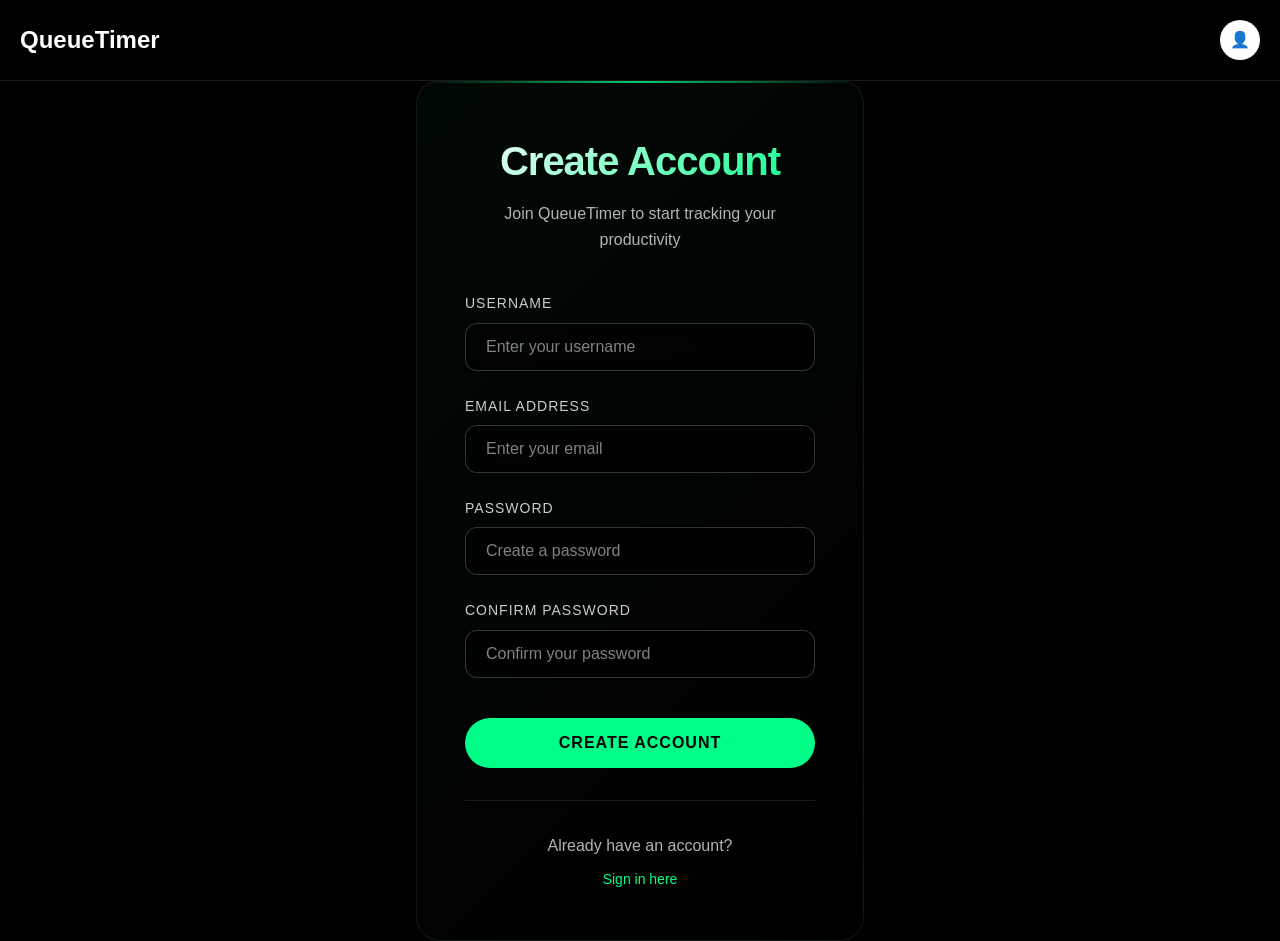
<file: frontend/register.html>
<!DOCTYPE html>
<html lang="en">
<head>
    <meta charset="UTF-8">
    <meta name="viewport" content="width=device-width, initial-scale=1.0">
    <title>Register - QueueTimer</title>
    <link rel="stylesheet" href="css/register.css" type="text/css">
</head>
<body>
    <nav class="nav">
        <a href="dashboard.html" class="logo">QueueTimer</a>
        <a href="account.html" class="account-icon">👤</a>
    </nav>

    <div class="main-container">
        <div class="registration-container">
            <header class="registration-header">
                <h1 class="registration-title">Create Account</h1>
                <p class="registration-subtitle">Join QueueTimer to start tracking your productivity</p>
            </header>

            <form class="form" action="#" method="POST">
                <div class="form-group">
                    <label for="username" class="form-label">Username</label>
                    <input 
                        type="text" 
                        id="username" 
                        name="username" 
                        class="form-input" 
                        placeholder="Enter your username"
                        required
                        autocomplete="username"
                    >
                </div>

                <div class="form-group">
                    <label for="email" class="form-label">Email Address</label>
                    <input 
                        type="email" 
                        id="email" 
                        name="email" 
                        class="form-input" 
                        placeholder="Enter your email"
                        required
                        autocomplete="email"
                    >
                </div>

                <div class="form-group">
                    <label for="password1" class="form-label">Password</label>
                    <input 
                        type="password" 
                        id="password1" 
                        name="password1" 
                        class="form-input" 
                        placeholder="Create a password"
                        required
                        autocomplete="new-password"
                    >
                </div>

                <div class="form-group">
                    <label for="password2" class="form-label">Confirm Password</label>
                    <input 
                        type="password" 
                        id="password2" 
                        name="password2" 
                        class="form-input" 
                        placeholder="Confirm your password"
                        required
                        autocomplete="new-password"
                    >
                </div>
                <button type="submit" class="btn-register">Create Account</button>
            </form>

            <div class="auth-links">
                <p style="color: rgba(255, 255, 255, 0.7); margin-bottom: 0.5rem;">Already have an account?</p>
                <a href="login.html" class="auth-link">Sign in here</a>
            </div>
        </div>
    </div>
</body>
</html>
</file>
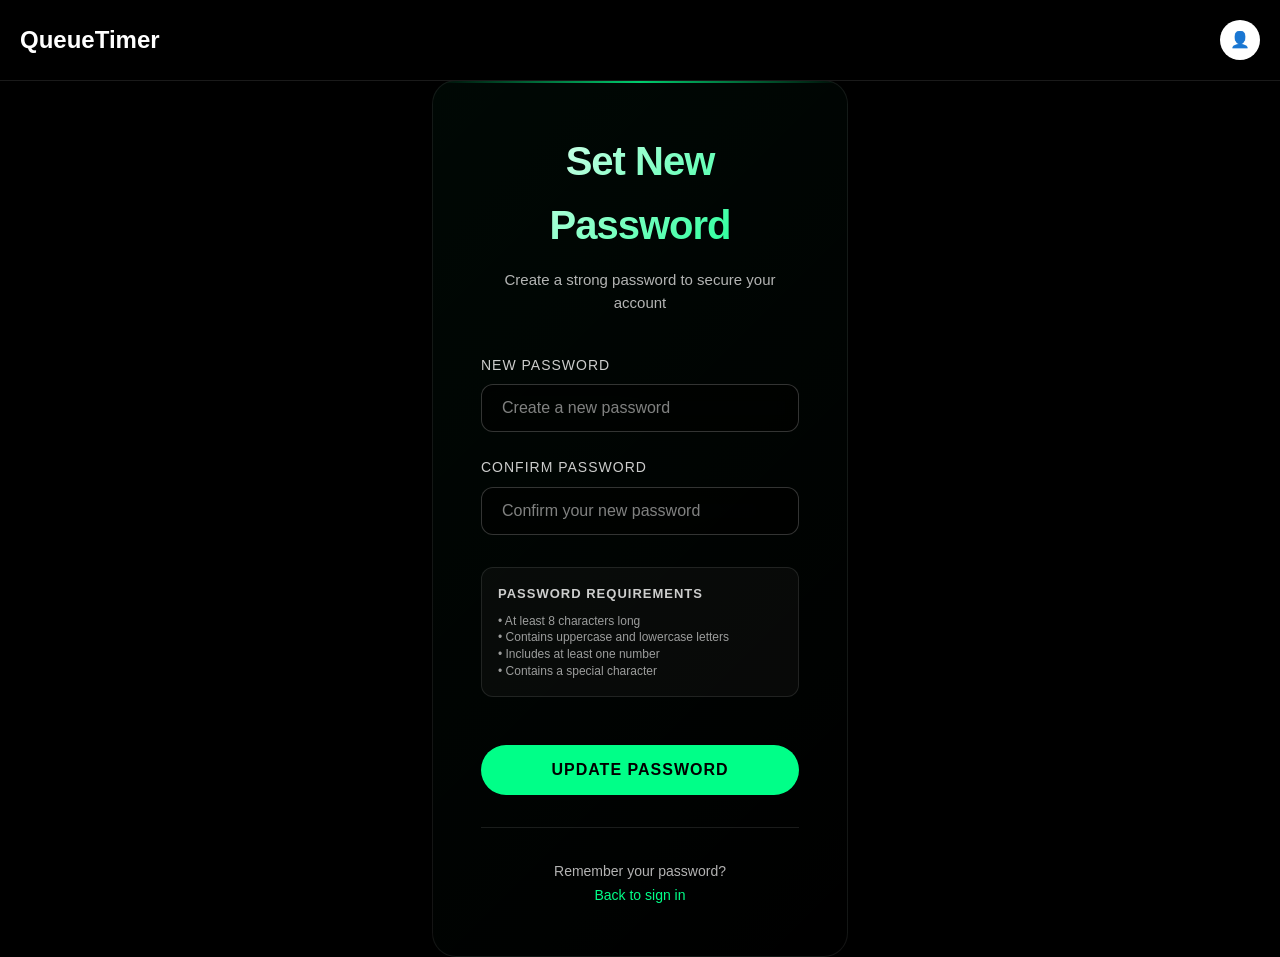
<file: frontend/reset_password.html>
<!DOCTYPE html>
<html lang="en">
<head>
    <meta charset="UTF-8">
    <meta name="viewport" content="width=device-width, initial-scale=1.0">
    <title>Reset Password - QueueTimer</title>
    <link rel="stylesheet" href="css/reset_password.css" type="text/css">
</head>
<body>
    <nav class="nav">
        <a href="dashboard.html" class="logo">QueueTimer</a>
        <a href="account.html" class="account-icon">👤</a>
    </nav>

    <div class="main-container">
        <div class="reset-password-container">
            <header class="reset-password-header">
                <h1 class="reset-password-title">Set New Password</h1>
                <p class="reset-password-subtitle">Create a strong password to secure your account</p>
            </header>

            <form class="form" action="#" method="POST">
                <div class="form-group">
                    <label for="password1" class="form-label">New Password</label>
                    <input 
                        type="password" 
                        id="password1" 
                        name="password1" 
                        class="form-input" 
                        placeholder="Create a new password"
                        required
                        autocomplete="new-password"
                    >
                </div>

                <div class="form-group">
                    <label for="password2" class="form-label">Confirm Password</label>
                    <input 
                        type="password" 
                        id="password2" 
                        name="password2" 
                        class="form-input" 
                        placeholder="Confirm your new password"
                        required
                        autocomplete="new-password"
                    >
                </div>

                <div class="password-requirements">
                    <div class="requirements-title">Password Requirements</div>
                    <div class="requirements-list">
                        • At least 8 characters long<br>
                        • Contains uppercase and lowercase letters<br>
                        • Includes at least one number<br>
                        • Contains a special character
                    </div>
                </div>

                <button type="submit" class="btn-reset">Update Password</button>
            </form>

            <div class="auth-links">
                <div class="auth-text">Remember your password?</div>
                <a href="login.html" class="auth-link">Back to sign in</a>
            </div>
        </div>
    </div>
</body>
</html>
</file>
<file: frontend/css/index.css>
* {
  margin: 0;
  padding: 0;
  box-sizing: border-box;
}

body {
  font-family: -apple-system, BlinkMacSystemFont, "Segoe UI", Roboto,
    "Helvetica Neue", sans-serif;
  background: #000;
  color: #fff;
  line-height: 1.6;
  overflow-x: hidden;
}

.nav {
  position: fixed;
  top: 0;
  width: 100%;
  z-index: 100;
  padding: 1.25rem;
  display: flex;
  justify-content: space-between;
  align-items: center;
  background: rgba(0, 0, 0, 0.9);
  backdrop-filter: blur(10px);
  border-bottom: 1px solid rgba(255, 255, 255, 0.1);
}

.logo {
  font-size: clamp(1.25rem, 3vw, 1.5rem);
  font-weight: 600;
  color: #fff;
}

.account-icon {
  width: 2.5rem;
  height: 2.5rem;
  background: #fff;
  color: #000;
  border-radius: 50%;
  display: flex;
  align-items: center;
  justify-content: center;
  font-weight: 600;
  text-decoration: none;
  transition: transform 0.3s ease;
  transform: translateZ(0);
}

.account-icon:hover {
  transform: scale(1.1);
}

.main-container {
  padding-top: 5rem;
  min-height: 100vh;
  max-width: 75rem;
  margin: 0 auto;
  padding-left: 1.25rem;
  padding-right: 1.25rem;
}

.assignment-header {
  text-align: center;
  padding: 2.5rem 0;
  border-bottom: 1px solid rgba(255, 255, 255, 0.1);
  margin-bottom: 2.5rem;
}

.assignment-selector {
  margin-bottom: 1.875rem;
}

.search-container {
  position: relative;
  display: flex;
  gap: 0.75rem;
  align-items: center;
  flex-wrap: wrap;
  justify-content: center;
}

.search-wrapper {
  position: relative;
  flex: 1;
  min-width: 17.5rem;
}

.assignment-search {
  background: rgba(0, 0, 0, 0.6);
  border: 1px solid rgba(0, 255, 136, 0.3);
  color: #fff;
  padding: 0.75rem 3.125rem 0.75rem 1.25rem;
  border-radius: 0.75rem;
  font-size: 1rem;
  width: 100%;
  backdrop-filter: blur(20px);
  transition: all 0.3s ease;
}

.assignment-search::placeholder {
  color: rgba(255, 255, 255, 0.5);
}

.assignment-search:hover {
  border-color: #00ff88;
  background: rgba(0, 255, 136, 0.05);
  transform: translateY(-1px);
}

.assignment-search:focus {
  outline: none;
  border-color: #00ff88;
  box-shadow: 0 0 0 3px rgba(0, 255, 136, 0.1);
  background: rgba(0, 255, 136, 0.08);
}

.search-icon {
  position: absolute;
  right: 0.9375rem;
  top: 50%;
  transform: translateY(-50%);
  color: #00ff88;
  pointer-events: none;
}

.btn-create {
  background: rgba(0, 255, 136, 0.1);
  border: 1px solid rgba(0, 255, 136, 0.3);
  color: #00ff88;
  padding: 0.75rem 1.25rem;
  border-radius: 0.75rem;
  font-size: 0.875rem;
  cursor: pointer;
  transition: all 0.3s ease;
  white-space: nowrap;
  min-width: max-content;
}

.btn-create:hover {
  background: rgba(0, 255, 136, 0.2);
  border-color: #00ff88;
  transform: translateY(-1px);
}

.assignment-title {
  font-size: clamp(2rem, 5vw, 3.5rem);
  font-weight: 700;
  margin-bottom: 0.9375rem;
  letter-spacing: -0.0625rem;
}

.assignment-subtitle {
  font-size: 1.125rem;
  color: rgba(255, 255, 255, 0.7);
  font-weight: 300;
}

.status-indicator {
  display: inline-flex;
  align-items: center;
  gap: 0.625rem;
  margin-bottom: 1.25rem;
  padding: 0.5rem 1rem;
  background: rgba(0, 255, 136, 0.1);
  border: 1px solid rgba(0, 255, 136, 0.3);
  border-radius: 3.125rem;
  font-size: clamp(0.8125rem, 2vw, 0.875rem);
  color: #00ff88;
}

.status-dot {
  width: 0.5rem;
  height: 0.5rem;
  background: #00ff88;
  border-radius: 50%;
  animation: pulse 2s infinite ease-in-out;
  flex-shrink: 0;
}

.timer-section {
  background: linear-gradient(
    135deg,
    rgba(0, 255, 136, 0.03) 0%,
    transparent 100%
  );
  border-radius: 1.5rem;
  padding: clamp(2.5rem, 6vw, 3.75rem) clamp(1.25rem, 4vw, 2.5rem);
  margin-bottom: 2.5rem;
  text-align: center;
  border: 1px solid rgba(255, 255, 255, 0.05);
}

.timer-display {
  font-family: "SF Mono", Monaco, "Cascadia Code", monospace;
  font-size: clamp(2.5rem, 8vw, 6rem);
  font-weight: 200;
  margin-bottom: 2.5rem;
  letter-spacing: clamp(0.125rem, 0.5vw, 0.25rem);
  background: linear-gradient(135deg, #fff 0%, #00ff88 100%);
  background-clip: text;
  -webkit-background-clip: text;
  -webkit-text-fill-color: transparent;
}

.timer-info {
  display: grid;
  grid-template-columns: repeat(auto-fit, minmax(9rem, 1fr));
  gap: clamp(1.25rem, 3vw, 1.875rem);
  margin-bottom: 2.5rem;
}

.timer-info-item {
  text-align: center;
  padding: clamp(1rem, 2vw, 1.25rem);
  background: rgba(255, 255, 255, 0.03);
  border-radius: 1rem;
  border: 1px solid rgba(255, 255, 255, 0.05);
}

.timer-info-label {
  font-size: clamp(0.6875rem, 1.5vw, 0.75rem);
  color: rgba(255, 255, 255, 0.6);
  text-transform: uppercase;
  letter-spacing: 0.125rem;
  margin-bottom: 0.625rem;
  font-weight: 600;
}

.timer-info-value {
  font-family: "SF Mono", Monaco, monospace;
  font-size: clamp(1rem, 2.5vw, 1.125rem);
  font-weight: 300;
  color: #00ff88;
}

.timer-controls {
  display: flex;
  gap: 0.9375rem;
  justify-content: center;
  flex-wrap: wrap;
}

.btn {
  padding: clamp(0.75rem, 2vw, 0.9375rem) clamp(1.5rem, 3vw, 1.875rem);
  background: transparent;
  color: #fff;
  border: 2px solid rgba(255, 255, 255, 0.3);
  border-radius: 3.125rem;
  font-size: clamp(0.875rem, 2vw, 1rem);
  font-weight: 500;
  cursor: pointer;
  transition: all 0.3s ease;
  text-decoration: none;
  display: inline-block;
  text-transform: uppercase;
  letter-spacing: 0.0625rem;
  min-width: 7.5rem;
  white-space: nowrap;
  transform: translateZ(0);
}

.btn:hover {
  background: rgba(255, 255, 255, 0.1);
  border-color: #fff;
  transform: translateY(-2px);
}

.btn-primary {
  background: #00ff88;
  border-color: #00ff88;
  color: #000;
}

.btn-primary:hover {
  background: rgba(0, 255, 136, 0.8);
  transform: translateY(-2px);
}

.analytics-section {
  margin-top: 3.75rem;
  padding: 2.5rem 0;
}

.analytics-header {
  text-align: center;
  margin-bottom: 3.125rem;
}

.analytics-title {
  font-size: clamp(1.875rem, 4vw, 3rem);
  font-weight: 600;
  margin-bottom: 0.9375rem;
  letter-spacing: -0.0625rem;
}

.analytics-subtitle {
  font-size: clamp(0.875rem, 2vw, 1rem);
  color: rgba(255, 255, 255, 0.6);
  font-weight: 300;
}

.analytics-grid {
  display: grid;
  grid-template-columns: repeat(auto-fit, minmax(16rem, 1fr));
  gap: 1.5rem;
}

.analytics-card {
  background: rgba(255, 255, 255, 0.03);
  backdrop-filter: blur(10px);
  border: 1px solid rgba(255, 255, 255, 0.08);
  border-radius: 1.25rem;
  padding: clamp(1.5rem, 3vw, 2rem);
  transition: all 0.3s ease;
  position: relative;
  overflow: hidden;
  transform: translateZ(0);
}

.analytics-card::before {
  content: "";
  position: absolute;
  top: 0;
  left: 0;
  right: 0;
  height: 2px;
  background: linear-gradient(90deg, transparent, #00ff88, transparent);
  opacity: 0;
  transition: opacity 0.3s ease;
}

.analytics-card:hover {
  transform: translateY(-5px);
  border-color: rgba(0, 255, 136, 0.3);
  background: rgba(255, 255, 255, 0.05);
}

.analytics-card:hover::before {
  opacity: 1;
}

.card-label {
  font-size: clamp(0.6875rem, 1.5vw, 0.75rem);
  color: rgba(255, 255, 255, 0.6);
  text-transform: uppercase;
  letter-spacing: 0.0625rem;
  margin-bottom: 0.9375rem;
  font-weight: 600;
}

.card-time {
  font-family: "SF Mono", Monaco, monospace;
  font-size: clamp(1.75rem, 3vw, 2.2rem);
  font-weight: 200;
  margin-bottom: 0.625rem;
  color: #00ff88;
}

.card-date {
  font-size: clamp(0.8125rem, 1.5vw, 0.875rem);
  color: rgba(255, 255, 255, 0.7);
}

/* Mobile Responsive */
@media (max-width: 48rem) {
  .main-container {
    padding-left: 1rem;
    padding-right: 1rem;
  }

  .nav {
    padding: 1rem;
  }

  .search-container {
    flex-direction: column;
    align-items: stretch;
  }

  .search-wrapper {
    min-width: auto;
  }

  .timer-info {
    grid-template-columns: repeat(auto-fit, minmax(8rem, 1fr));
  }

  .timer-controls {
    flex-direction: column;
    align-items: center;
    gap: 0.75rem;
  }

  .btn {
    width: 100%;
    max-width: 17.5rem;
  }

  .analytics-grid {
    grid-template-columns: 1fr;
  }
}

@media (max-width: 30rem) {
  .assignment-header {
    padding: 2rem 0 1.5rem;
  }

  .analytics-section {
    margin-top: 2.5rem;
  }

  .timer-info {
    grid-template-columns: 1fr;
    gap: 1rem;
  }
}

/* Performance optimizations */
html {
  scroll-behavior: smooth;
}

@keyframes pulse {
  0%,
  100% {
    opacity: 1;
    transform: scale(1);
  }
  50% {
    opacity: 0.7;
    transform: scale(1.1);
  }
}
</file>
<file: static/css/dashboard.css>
* {
  margin: 0;
  padding: 0;
  box-sizing: border-box;
}

body {
  font-family: -apple-system, BlinkMacSystemFont, "Segoe UI", Roboto,
    "Helvetica Neue", sans-serif;
  background: #000;
  color: #fff;
  line-height: 1.6;
  overflow-x: hidden;
}

.nav {
  position: fixed;
  top: 0;
  width: 100%;
  z-index: 100;
  padding: 1.25rem;
  display: flex;
  justify-content: space-between;
  align-items: center;
  background: rgba(0, 0, 0, 0.9);
  backdrop-filter: blur(10px);
  border-bottom: 1px solid rgba(255, 255, 255, 0.1);
}

.logo {
  font-size: clamp(1.25rem, 3vw, 1.5rem);
  font-weight: 600;
  color: #fff;
}

.account-icon {
  width: 2.5rem;
  height: 2.5rem;
  background: #fff;
  color: #000;
  border-radius: 50%;
  display: flex;
  align-items: center;
  justify-content: center;
  font-weight: 600;
  text-decoration: none;
  transition: transform 0.3s ease;
  transform: translateZ(0);
}

.account-icon:hover {
  transform: scale(1.1);
}

.main-container {
  padding-top: 5rem;
  min-height: 100vh;
  max-width: 75rem;
  margin: 0 auto;
  padding-left: 1.25rem;
  padding-right: 1.25rem;
}

.assignment-header {
  text-align: center;
  padding: 2.5rem 0;
  border-bottom: 1px solid rgba(255, 255, 255, 0.1);
  margin-bottom: 2.5rem;
}

.assignment-selector {
  margin-bottom: 1.875rem;
}

.search-container {
  position: relative;
  display: flex;
  gap: 0.75rem;
  align-items: center;
  flex-wrap: wrap;
  justify-content: center;
}

.search-wrapper {
  position: relative;
  flex: 1;
  min-width: 17.5rem;
}

.assignment-search {
  background: rgba(0, 0, 0, 0.6);
  border: 1px solid rgba(0, 255, 136, 0.3);
  color: #fff;
  padding: 0.75rem 3.125rem 0.75rem 1.25rem;
  border-radius: 0.75rem;
  font-size: 1rem;
  width: 100%;
  backdrop-filter: blur(20px);
  transition: all 0.3s ease;
}

.assignment-search::placeholder {
  color: rgba(255, 255, 255, 0.5);
}

.assignment-search:hover {
  border-color: #00ff88;
  background: rgba(0, 255, 136, 0.05);
  transform: translateY(-1px);
}

.assignment-search:focus {
  outline: none;
  border-color: #00ff88;
  box-shadow: 0 0 0 3px rgba(0, 255, 136, 0.1);
  background: rgba(0, 255, 136, 0.08);
}

.search-icon {
  position: absolute;
  right: 0.9375rem;
  top: 50%;
  transform: translateY(-50%);
  color: #00ff88;
  pointer-events: none;
}

.btn-create {
  background: rgba(0, 255, 136, 0.1);
  border: 1px solid rgba(0, 255, 136, 0.3);
  color: #00ff88;
  padding: 0.75rem 1.25rem;
  border-radius: 0.75rem;
  font-size: 0.875rem;
  cursor: pointer;
  transition: all 0.3s ease;
  white-space: nowrap;
  min-width: max-content;
}

.btn-create:hover {
  background: rgba(0, 255, 136, 0.2);
  border-color: #00ff88;
  transform: translateY(-1px);
}

.assignment-title {
  font-size: clamp(2rem, 5vw, 3.5rem);
  font-weight: 700;
  margin-bottom: 0.9375rem;
  letter-spacing: -0.0625rem;
}

.assignment-subtitle {
  font-size: 1.125rem;
  color: rgba(255, 255, 255, 0.7);
  font-weight: 300;
}

.status-indicator {
  display: inline-flex;
  align-items: center;
  gap: 0.625rem;
  margin-bottom: 1.25rem;
  padding: 0.5rem 1rem;
  background: rgba(0, 255, 136, 0.1);
  border: 1px solid rgba(0, 255, 136, 0.3);
  border-radius: 3.125rem;
  font-size: clamp(0.8125rem, 2vw, 0.875rem);
  color: #00ff88;
}

.status-dot {
  width: 0.5rem;
  height: 0.5rem;
  background: #00ff88;
  border-radius: 50%;
  animation: pulse 2s infinite ease-in-out;
  flex-shrink: 0;
}

.timer-section {
  background: linear-gradient(
    135deg,
    rgba(0, 255, 136, 0.03) 0%,
    transparent 100%
  );
  border-radius: 1.5rem;
  padding: clamp(2.5rem, 6vw, 3.75rem) clamp(1.25rem, 4vw, 2.5rem);
  margin-bottom: 2.5rem;
  text-align: center;
  border: 1px solid rgba(255, 255, 255, 0.05);
}

.timer-display {
  font-family: "SF Mono", Monaco, "Cascadia Code", monospace;
  font-size: clamp(2.5rem, 8vw, 6rem);
  font-weight: 200;
  margin-bottom: 2.5rem;
  letter-spacing: clamp(0.125rem, 0.5vw, 0.25rem);
  background: linear-gradient(135deg, #fff 0%, #00ff88 100%);
  background-clip: text;
  -webkit-background-clip: text;
  -webkit-text-fill-color: transparent;
}

.timer-info {
  display: grid;
  grid-template-columns: repeat(auto-fit, minmax(9rem, 1fr));
  gap: clamp(1.25rem, 3vw, 1.875rem);
  margin-bottom: 2.5rem;
}

.timer-info-item {
  text-align: center;
  padding: clamp(1rem, 2vw, 1.25rem);
  background: rgba(255, 255, 255, 0.03);
  border-radius: 1rem;
  border: 1px solid rgba(255, 255, 255, 0.05);
}

.timer-info-label {
  font-size: clamp(0.6875rem, 1.5vw, 0.75rem);
  color: rgba(255, 255, 255, 0.6);
  text-transform: uppercase;
  letter-spacing: 0.125rem;
  margin-bottom: 0.625rem;
  font-weight: 600;
}

.timer-info-value {
  font-family: "SF Mono", Monaco, monospace;
  font-size: clamp(1rem, 2.5vw, 1.125rem);
  font-weight: 300;
  color: #00ff88;
}

.timer-controls {
  display: flex;
  gap: 0.9375rem;
  justify-content: center;
  flex-wrap: wrap;
}

.btn {
  padding: clamp(0.75rem, 2vw, 0.9375rem) clamp(1.5rem, 3vw, 1.875rem);
  background: transparent;
  color: #fff;
  border: 2px solid rgba(255, 255, 255, 0.3);
  border-radius: 3.125rem;
  font-size: clamp(0.875rem, 2vw, 1rem);
  font-weight: 500;
  cursor: pointer;
  transition: all 0.3s ease;
  text-decoration: none;
  display: inline-block;
  text-transform: uppercase;
  letter-spacing: 0.0625rem;
  min-width: 7.5rem;
  white-space: nowrap;
  transform: translateZ(0);
}

.btn:hover {
  background: rgba(255, 255, 255, 0.1);
  border-color: #fff;
  transform: translateY(-2px);
}

.btn-primary {
  background: #00ff88;
  border-color: #00ff88;
  color: #000;
}

.btn-primary:hover {
  background: rgba(0, 255, 136, 0.8);
  transform: translateY(-2px);
}

.analytics-section {
  margin-top: 3.75rem;
  padding: 2.5rem 0;
}

.analytics-header {
  text-align: center;
  margin-bottom: 3.125rem;
}

.analytics-title {
  font-size: clamp(1.875rem, 4vw, 3rem);
  font-weight: 600;
  margin-bottom: 0.9375rem;
  letter-spacing: -0.0625rem;
}

.analytics-subtitle {
  font-size: clamp(0.875rem, 2vw, 1rem);
  color: rgba(255, 255, 255, 0.6);
  font-weight: 300;
}

.analytics-grid {
  display: grid;
  grid-template-columns: repeat(auto-fit, minmax(16rem, 1fr));
  gap: 1.5rem;
}

.analytics-card {
  background: rgba(255, 255, 255, 0.03);
  backdrop-filter: blur(10px);
  border: 1px solid rgba(255, 255, 255, 0.08);
  border-radius: 1.25rem;
  padding: clamp(1.5rem, 3vw, 2rem);
  transition: all 0.3s ease;
  position: relative;
  overflow: hidden;
  transform: translateZ(0);
}

.analytics-card::before {
  content: "";
  position: absolute;
  top: 0;
  left: 0;
  right: 0;
  height: 2px;
  background: linear-gradient(90deg, transparent, #00ff88, transparent);
  opacity: 0;
  transition: opacity 0.3s ease;
}

.analytics-card:hover {
  transform: translateY(-5px);
  border-color: rgba(0, 255, 136, 0.3);
  background: rgba(255, 255, 255, 0.05);
}

.analytics-card:hover::before {
  opacity: 1;
}

.card-label {
  font-size: clamp(0.6875rem, 1.5vw, 0.75rem);
  color: rgba(255, 255, 255, 0.6);
  text-transform: uppercase;
  letter-spacing: 0.0625rem;
  margin-bottom: 0.9375rem;
  font-weight: 600;
}

.card-time {
  font-family: "SF Mono", Monaco, monospace;
  font-size: clamp(1.75rem, 3vw, 2.2rem);
  font-weight: 200;
  margin-bottom: 0.625rem;
  color: #00ff88;
}

.card-date {
  font-size: clamp(0.8125rem, 1.5vw, 0.875rem);
  color: rgba(255, 255, 255, 0.7);
}

/* Mobile Responsive */
@media (max-width: 48rem) {
  .main-container {
    padding-left: 1rem;
    padding-right: 1rem;
  }

  .nav {
    padding: 1rem;
  }

  .search-container {
    flex-direction: column;
    align-items: stretch;
  }

  .search-wrapper {
    min-width: auto;
  }

  .timer-info {
    grid-template-columns: repeat(auto-fit, minmax(8rem, 1fr));
  }

  .timer-controls {
    flex-direction: column;
    align-items: center;
    gap: 0.75rem;
  }

  .btn {
    width: 100%;
    max-width: 17.5rem;
  }

  .analytics-grid {
    grid-template-columns: 1fr;
  }
}

@media (max-width: 30rem) {
  .assignment-header {
    padding: 2rem 0 1.5rem;
  }

  .analytics-section {
    margin-top: 2.5rem;
  }

  .timer-info {
    grid-template-columns: 1fr;
    gap: 1rem;
  }
}

/* Performance optimizations */
html {
  scroll-behavior: smooth;
}

@keyframes pulse {
  0%,
  100% {
    opacity: 1;
    transform: scale(1);
  }
  50% {
    opacity: 0.7;
    transform: scale(1.1);
  }
}
</file>
<file: static/css/account.css>
* {
  margin: 0;
  padding: 0;
  box-sizing: border-box;
}

body {
  font-family: -apple-system, BlinkMacSystemFont, "Segoe UI", Roboto,
    "Helvetica Neue", sans-serif;
  background: #000;
  color: #fff;
  line-height: 1.6;
  overflow-x: hidden;
  min-height: 100vh;
}

.nav {
  position: fixed;
  top: 0;
  width: 100%;
  z-index: 100;
  padding: 1.25rem;
  display: flex;
  justify-content: space-between;
  align-items: center;
  background: rgba(0, 0, 0, 0.9);
  backdrop-filter: blur(10px);
  border-bottom: 1px solid rgba(255, 255, 255, 0.1);
}

.logo {
  font-size: clamp(1.25rem, 3vw, 1.5rem);
  font-weight: 600;
  color: #fff;
  text-decoration: none;
}

.account-icon {
  width: 2.5rem;
  height: 2.5rem;
  background: #fff;
  color: #000;
  border-radius: 50%;
  display: flex;
  align-items: center;
  justify-content: center;
  font-weight: 600;
  text-decoration: none;
  transition: transform 0.3s ease;
  transform: translateZ(0);
}

.account-icon:hover {
  transform: scale(1.1);
}

.main-container {
  padding-top: 5rem;
  min-height: 100vh;
  max-width: 50rem;
  margin: 0 auto;
  padding-left: 1.25rem;
  padding-right: 1.25rem;
}

.account-header {
  text-align: center;
  padding: 2.5rem 0;
  border-bottom: 1px solid rgba(255, 255, 255, 0.1);
  margin-bottom: 2.5rem;
}

.account-title {
  font-size: clamp(2rem, 5vw, 3.5rem);
  font-weight: 700;
  margin-bottom: 0.5rem;
  letter-spacing: -0.0625rem;
  background: linear-gradient(135deg, #fff 0%, #00ff88 100%);
  background-clip: text;
  -webkit-background-clip: text;
  -webkit-text-fill-color: transparent;
}

.account-subtitle {
  font-size: 1.125rem;
  color: rgba(255, 255, 255, 0.7);
  font-weight: 300;
}

.account-content {
  display: flex;
  flex-direction: column;
  gap: 2rem;
}

.account-card {
  background: linear-gradient(
    135deg,
    rgba(0, 255, 136, 0.03) 0%,
    transparent 100%
  );
  border: 1px solid rgba(255, 255, 255, 0.08);
  border-radius: 1.5rem;
  padding: clamp(1.5rem, 3vw, 2rem);
  backdrop-filter: blur(10px);
  position: relative;
  overflow: hidden;
  transition: all 0.3s ease;
}

.account-card::before {
  content: "";
  position: absolute;
  top: 0;
  left: 0;
  right: 0;
  height: 2px;
  background: linear-gradient(90deg, transparent, #00ff88, transparent);
  opacity: 0;
  transition: opacity 0.3s ease;
}

.account-card:hover {
  transform: translateY(-2px);
  border-color: rgba(0, 255, 136, 0.2);
  background: rgba(255, 255, 255, 0.02);
}

.account-card:hover::before {
  opacity: 0.8;
}

.card-title {
  font-size: clamp(1.125rem, 2.5vw, 1.375rem);
  font-weight: 600;
  margin-bottom: 1.25rem;
  color: #00ff88;
  text-transform: uppercase;
  letter-spacing: 0.0625rem;
}

.info-grid {
  display: grid;
  gap: 1rem;
}

.info-item {
  display: flex;
  justify-content: space-between;
  align-items: center;
  padding: 0.75rem 0;
  border-bottom: 1px solid rgba(255, 255, 255, 0.05);
}

.info-item:last-child {
  border-bottom: none;
}

.info-label {
  font-size: 0.875rem;
  color: rgba(255, 255, 255, 0.6);
  text-transform: uppercase;
  letter-spacing: 0.0625rem;
  font-weight: 500;
}

.info-value {
  font-size: 1rem;
  color: #fff;
  font-weight: 500;
  text-align: right;
}

.subjects-list {
  display: flex;
  flex-direction: column;
  gap: 0.75rem;
}

.subject-item {
  display: flex;
  justify-content: space-between;
  align-items: center;
  background: rgba(255, 255, 255, 0.03);
  border: 1px solid rgba(255, 255, 255, 0.05);
  border-radius: 0.75rem;
  padding: 1rem;
  transition: all 0.3s ease;
}

.subject-item:hover {
  background: rgba(0, 255, 136, 0.05);
  border-color: rgba(0, 255, 136, 0.2);
}

.subject-name {
  font-size: 1rem;
  color: #fff;
  font-weight: 500;
}

.subject-rank {
  font-family: "SF Mono", Monaco, monospace;
  font-size: 0.875rem;
  color: #00ff88;
  background: rgba(0, 255, 136, 0.1);
  border: 1px solid rgba(0, 255, 136, 0.3);
  border-radius: 1.25rem;
  padding: 0.25rem 0.75rem;
  font-weight: 600;
}

.danger-zone {
  background: linear-gradient(
    135deg,
    rgba(255, 0, 0, 0.03) 0%,
    transparent 100%
  );
  border: 1px solid rgba(255, 0, 0, 0.2);
  margin-top: 1rem;
}

.danger-zone::before {
  background: linear-gradient(90deg, transparent, #ff4444, transparent);
}

.danger-zone:hover {
  border-color: rgba(255, 0, 0, 0.3);
}

.danger-zone:hover::before {
  opacity: 0.8;
}

.danger-title {
  color: #ff4444;
}

.btn-delete {
  background: transparent;
  border: 2px solid rgba(255, 68, 68, 0.5);
  color: #ff4444;
  padding: 0.75rem 1.5rem;
  border-radius: 3.125rem;
  font-size: 0.875rem;
  font-weight: 600;
  cursor: pointer;
  transition: all 0.3s ease;
  text-transform: uppercase;
  letter-spacing: 0.0625rem;
  margin-top: 1rem;
  transform: translateZ(0);
}

.btn-delete:hover {
  background: rgba(255, 68, 68, 0.1);
  border-color: #ff4444;
  transform: translateY(-2px);
}

.btn-delete:active {
  transform: translateY(0);
}

/* Mobile Responsive */
@media (max-width: 48rem) {
  .main-container {
    padding-left: 1rem;
    padding-right: 1rem;
  }

  .nav {
    padding: 1rem;
  }

  .account-header {
    padding: 2rem 0 1.5rem;
  }

  .account-content {
    gap: 1.5rem;
  }

  .account-card {
    padding: 1.5rem 1rem;
  }

  .info-item {
    flex-direction: column;
    align-items: flex-start;
    gap: 0.5rem;
  }

  .info-value {
    text-align: left;
  }

  .subject-item {
    flex-direction: column;
    align-items: flex-start;
    gap: 0.5rem;
  }
}

@media (max-width: 30rem) {
  .account-card {
    padding: 1.25rem 0.75rem;
    border-radius: 1rem;
  }

  .subjects-list {
    gap: 0.5rem;
  }
}

/* Performance optimizations */
html {
  scroll-behavior: smooth;
}

/* Focus states for accessibility */
.btn-delete:focus {
  outline: 2px solid #ff4444;
  outline-offset: 2px;
}
</file>
<file: static/css/forgot_password.css>
* {
  margin: 0;
  padding: 0;
  box-sizing: border-box;
}

body {
  font-family: -apple-system, BlinkMacSystemFont, "Segoe UI", Roboto,
    "Helvetica Neue", sans-serif;
  background: #000;
  color: #fff;
  line-height: 1.6;
  overflow-x: hidden;
  min-height: 100vh;
}

.nav {
  position: fixed;
  top: 0;
  width: 100%;
  z-index: 100;
  padding: 1.25rem;
  display: flex;
  justify-content: space-between;
  align-items: center;
  background: rgba(0, 0, 0, 0.9);
  backdrop-filter: blur(10px);
  border-bottom: 1px solid rgba(255, 255, 255, 0.1);
}

.logo {
  font-size: clamp(1.25rem, 3vw, 1.5rem);
  font-weight: 600;
  color: #fff;
  text-decoration: none;
}

.account-icon {
  width: 2.5rem;
  height: 2.5rem;
  background: #fff;
  color: #000;
  border-radius: 50%;
  display: flex;
  align-items: center;
  justify-content: center;
  font-weight: 600;
  text-decoration: none;
  transition: transform 0.3s ease;
  transform: translateZ(0);
}

.account-icon:hover {
  transform: scale(1.1);
}

.main-container {
  padding-top: 5rem;
  min-height: 100vh;
  display: flex;
  align-items: center;
  justify-content: center;
  padding-left: 1.25rem;
  padding-right: 1.25rem;
}

.forgot-password-container {
  background: linear-gradient(
    135deg,
    rgba(0, 255, 136, 0.03) 0%,
    transparent 100%
  );
  border: 1px solid rgba(255, 255, 255, 0.08);
  border-radius: 1.5rem;
  padding: clamp(2rem, 4vw, 3rem);
  width: 100%;
  max-width: 26rem;
  backdrop-filter: blur(10px);
  position: relative;
  overflow: hidden;
}

.forgot-password-container::before {
  content: "";
  position: absolute;
  top: 0;
  left: 0;
  right: 0;
  height: 2px;
  background: linear-gradient(90deg, transparent, #00ff88, transparent);
  opacity: 0.8;
}

.forgot-password-header {
  text-align: center;
  margin-bottom: 2.5rem;
}

.forgot-password-title {
  font-size: clamp(1.75rem, 4vw, 2.5rem);
  font-weight: 700;
  margin-bottom: 0.75rem;
  letter-spacing: -0.0625rem;
  background: linear-gradient(135deg, #fff 0%, #00ff88 100%);
  background-clip: text;
  -webkit-background-clip: text;
  -webkit-text-fill-color: transparent;
}

.forgot-password-subtitle {
  font-size: 0.9375rem;
  color: rgba(255, 255, 255, 0.7);
  font-weight: 300;
  line-height: 1.5;
}

.form {
  display: flex;
  flex-direction: column;
  gap: 1.5rem;
}

.form-group {
  display: flex;
  flex-direction: column;
  gap: 0.5rem;
}

.form-label {
  font-size: 0.875rem;
  color: rgba(255, 255, 255, 0.8);
  font-weight: 500;
  text-transform: uppercase;
  letter-spacing: 0.0625rem;
}

.form-input {
  background: rgba(0, 0, 0, 0.6);
  border: 1px solid rgba(255, 255, 255, 0.2);
  color: #fff;
  padding: 0.875rem 1.25rem;
  border-radius: 0.75rem;
  font-size: 1rem;
  backdrop-filter: blur(20px);
  transition: all 0.3s ease;
  width: 100%;
}

.form-input::placeholder {
  color: rgba(255, 255, 255, 0.5);
}

.form-input:hover {
  border-color: rgba(0, 255, 136, 0.5);
  background: rgba(0, 255, 136, 0.05);
}

.form-input:focus {
  outline: none;
  border-color: #00ff88;
  box-shadow: 0 0 0 3px rgba(0, 255, 136, 0.1);
  background: rgba(0, 255, 136, 0.08);
}

.form-help {
  font-size: 0.8125rem;
  color: rgba(255, 255, 255, 0.6);
  margin-top: -0.25rem;
  line-height: 1.4;
}

.btn-reset {
  background: #00ff88;
  border: none;
  color: #000;
  padding: 1rem 2rem;
  border-radius: 3.125rem;
  font-size: 1rem;
  font-weight: 600;
  cursor: pointer;
  transition: all 0.3s ease;
  text-transform: uppercase;
  letter-spacing: 0.0625rem;
  margin-top: 1rem;
  transform: translateZ(0);
}

.btn-reset:hover {
  background: rgba(0, 255, 136, 0.9);
  transform: translateY(-2px);
  box-shadow: 0 8px 25px rgba(0, 255, 136, 0.3);
}

.btn-reset:active {
  transform: translateY(0);
}

.auth-links {
  text-align: center;
  margin-top: 2rem;
  padding-top: 2rem;
  border-top: 1px solid rgba(255, 255, 255, 0.1);
  display: flex;
  flex-direction: column;
  gap: 0.75rem;
}

.auth-link {
  color: #00ff88;
  text-decoration: none;
  font-size: 0.875rem;
  transition: all 0.3s ease;
}

.auth-link:hover {
  color: rgba(0, 255, 136, 0.8);
  text-decoration: underline;
}

.auth-text {
  color: rgba(255, 255, 255, 0.7);
  font-size: 0.875rem;
}

/* Mobile Responsive */
@media (max-width: 48rem) {
  .main-container {
    padding: 5rem 1rem 2rem;
    align-items: flex-start;
    padding-top: 7rem;
  }

  .nav {
    padding: 1rem;
  }

  .forgot-password-container {
    padding: 2rem 1.5rem;
  }

  .forgot-password-header {
    margin-bottom: 2rem;
  }

  .form {
    gap: 1.25rem;
  }
}

@media (max-width: 30rem) {
  .forgot-password-container {
    padding: 1.5rem 1rem;
    border-radius: 1rem;
  }

  .forgot-password-header {
    margin-bottom: 1.5rem;
  }

  .form {
    gap: 1rem;
  }
}

/* Performance optimizations */
html {
  scroll-behavior: smooth;
}

/* Focus states for accessibility */
.btn-reset:focus {
  outline: 2px solid #00ff88;
  outline-offset: 2px;
}
</file>
<file: static/css/login.css>
* {
  margin: 0;
  padding: 0;
  box-sizing: border-box;
}

body {
  font-family: -apple-system, BlinkMacSystemFont, "Segoe UI", Roboto,
    "Helvetica Neue", sans-serif;
  background: #000;
  color: #fff;
  line-height: 1.6;
  overflow-x: hidden;
  min-height: 100vh;
}

.nav {
  position: fixed;
  top: 0;
  width: 100%;
  z-index: 100;
  padding: 1.25rem;
  display: flex;
  justify-content: space-between;
  align-items: center;
  background: rgba(0, 0, 0, 0.9);
  backdrop-filter: blur(10px);
  border-bottom: 1px solid rgba(255, 255, 255, 0.1);
}

.logo {
  font-size: clamp(1.25rem, 3vw, 1.5rem);
  font-weight: 600;
  color: #fff;
  text-decoration: none;
}

.account-icon {
  width: 2.5rem;
  height: 2.5rem;
  background: #fff;
  color: #000;
  border-radius: 50%;
  display: flex;
  align-items: center;
  justify-content: center;
  font-weight: 600;
  text-decoration: none;
  transition: transform 0.3s ease;
  transform: translateZ(0);
}

.account-icon:hover {
  transform: scale(1.1);
}

.main-container {
  padding-top: 5rem;
  min-height: 100vh;
  display: flex;
  align-items: center;
  justify-content: center;
  padding-left: 1.25rem;
  padding-right: 1.25rem;
}

.login-container {
  background: linear-gradient(
    135deg,
    rgba(0, 255, 136, 0.03) 0%,
    transparent 100%
  );
  border: 1px solid rgba(255, 255, 255, 0.08);
  border-radius: 1.5rem;
  padding: clamp(2rem, 4vw, 3rem);
  width: 100%;
  max-width: 26rem;
  backdrop-filter: blur(10px);
  position: relative;
  overflow: hidden;
}

.login-container::before {
  content: "";
  position: absolute;
  top: 0;
  left: 0;
  right: 0;
  height: 2px;
  background: linear-gradient(90deg, transparent, #00ff88, transparent);
  opacity: 0.8;
}

.login-header {
  text-align: center;
  margin-bottom: 2.5rem;
}

.login-title {
  font-size: clamp(1.875rem, 4vw, 2.75rem);
  font-weight: 700;
  margin-bottom: 0.5rem;
  letter-spacing: -0.0625rem;
  background: linear-gradient(135deg, #fff 0%, #00ff88 100%);
  background-clip: text;
  -webkit-background-clip: text;
  -webkit-text-fill-color: transparent;
}

.login-subtitle {
  font-size: 1rem;
  color: rgba(255, 255, 255, 0.7);
  font-weight: 300;
}

.form {
  display: flex;
  flex-direction: column;
  gap: 1.5rem;
}

.form-group {
  display: flex;
  flex-direction: column;
  gap: 0.5rem;
}

.form-label {
  font-size: 0.875rem;
  color: rgba(255, 255, 255, 0.8);
  font-weight: 500;
  text-transform: uppercase;
  letter-spacing: 0.0625rem;
}

.form-input {
  background: rgba(0, 0, 0, 0.6);
  border: 1px solid rgba(255, 255, 255, 0.2);
  color: #fff;
  padding: 0.875rem 1.25rem;
  border-radius: 0.75rem;
  font-size: 1rem;
  backdrop-filter: blur(20px);
  transition: all 0.3s ease;
  width: 100%;
}

.form-input::placeholder {
  color: rgba(255, 255, 255, 0.5);
}

.form-input:hover {
  border-color: rgba(0, 255, 136, 0.5);
  background: rgba(0, 255, 136, 0.05);
}

.form-input:focus {
  outline: none;
  border-color: #00ff88;
  box-shadow: 0 0 0 3px rgba(0, 255, 136, 0.1);
  background: rgba(0, 255, 136, 0.08);
}

.form-options {
  display: flex;
  justify-content: space-between;
  align-items: center;
  margin: 0.5rem 0;
  flex-wrap: wrap;
  gap: 1rem;
}

.checkbox-group {
  display: flex;
  align-items: center;
  gap: 0.75rem;
}

.checkbox-input {
  width: 1.125rem;
  height: 1.125rem;
  background: rgba(0, 0, 0, 0.6);
  border: 1px solid rgba(255, 255, 255, 0.3);
  border-radius: 0.25rem;
  cursor: pointer;
  appearance: none;
  transition: all 0.3s ease;
  position: relative;
}

.checkbox-input:hover {
  border-color: rgba(0, 255, 136, 0.5);
  background: rgba(0, 255, 136, 0.05);
}

.checkbox-input:checked {
  background: #00ff88;
  border-color: #00ff88;
}

.checkbox-input:checked::after {
  content: "✓";
  position: absolute;
  top: 50%;
  left: 50%;
  transform: translate(-50%, -50%);
  color: #000;
  font-size: 0.75rem;
  font-weight: 600;
}

.checkbox-label {
  font-size: 0.875rem;
  color: rgba(255, 255, 255, 0.8);
  cursor: pointer;
}

.forgot-link {
  color: #00ff88;
  text-decoration: none;
  font-size: 0.875rem;
  transition: all 0.3s ease;
}

.forgot-link:hover {
  color: rgba(0, 255, 136, 0.8);
  text-decoration: underline;
}

.btn-login {
  background: #00ff88;
  border: none;
  color: #000;
  padding: 1rem 2rem;
  border-radius: 3.125rem;
  font-size: 1rem;
  font-weight: 600;
  cursor: pointer;
  transition: all 0.3s ease;
  text-transform: uppercase;
  letter-spacing: 0.0625rem;
  margin-top: 1rem;
  transform: translateZ(0);
}

.btn-login:hover {
  background: rgba(0, 255, 136, 0.9);
  transform: translateY(-2px);
  box-shadow: 0 8px 25px rgba(0, 255, 136, 0.3);
}

.btn-login:active {
  transform: translateY(0);
}

.auth-links {
  text-align: center;
  margin-top: 2rem;
  padding-top: 2rem;
  border-top: 1px solid rgba(255, 255, 255, 0.1);
}

.auth-link {
  color: #00ff88;
  text-decoration: none;
  font-size: 0.875rem;
  transition: all 0.3s ease;
}

.auth-link:hover {
  color: rgba(0, 255, 136, 0.8);
  text-decoration: underline;
}

/* Mobile Responsive */
@media (max-width: 48rem) {
  .main-container {
    padding: 5rem 1rem 2rem;
    align-items: flex-start;
    padding-top: 7rem;
  }

  .nav {
    padding: 1rem;
  }

  .login-container {
    padding: 2rem 1.5rem;
  }

  .login-header {
    margin-bottom: 2rem;
  }

  .form {
    gap: 1.25rem;
  }

  .form-options {
    flex-direction: column;
    align-items: flex-start;
    gap: 0.75rem;
  }
}

@media (max-width: 30rem) {
  .login-container {
    padding: 1.5rem 1rem;
    border-radius: 1rem;
  }

  .login-header {
    margin-bottom: 1.5rem;
  }

  .form {
    gap: 1rem;
  }

  .form-options {
    gap: 0.5rem;
  }
}

/* Performance optimizations */
html {
  scroll-behavior: smooth;
}

/* Focus states for accessibility */
.checkbox-input:focus {
  outline: 2px solid #00ff88;
  outline-offset: 2px;
}

.btn-login:focus {
  outline: 2px solid #00ff88;
  outline-offset: 2px;
}
</file>
<file: static/css/register.css>
* {
  margin: 0;
  padding: 0;
  box-sizing: border-box;
}

body {
  font-family: -apple-system, BlinkMacSystemFont, "Segoe UI", Roboto,
    "Helvetica Neue", sans-serif;
  background: #000;
  color: #fff;
  line-height: 1.6;
  overflow-x: hidden;
  min-height: 100vh;
}

.nav {
  position: fixed;
  top: 0;
  width: 100%;
  z-index: 100;
  padding: 1.25rem;
  display: flex;
  justify-content: space-between;
  align-items: center;
  background: rgba(0, 0, 0, 0.9);
  backdrop-filter: blur(10px);
  border-bottom: 1px solid rgba(255, 255, 255, 0.1);
}

.logo {
  font-size: clamp(1.25rem, 3vw, 1.5rem);
  font-weight: 600;
  color: #fff;
  text-decoration: none;
}

.account-icon {
  width: 2.5rem;
  height: 2.5rem;
  background: #fff;
  color: #000;
  border-radius: 50%;
  display: flex;
  align-items: center;
  justify-content: center;
  font-weight: 600;
  text-decoration: none;
  transition: transform 0.3s ease;
  transform: translateZ(0);
}

.account-icon:hover {
  transform: scale(1.1);
}

.main-container {
  padding-top: 5rem;
  min-height: 100vh;
  display: flex;
  align-items: center;
  justify-content: center;
  padding-left: 1.25rem;
  padding-right: 1.25rem;
}

.registration-container {
  background: linear-gradient(
    135deg,
    rgba(0, 255, 136, 0.03) 0%,
    transparent 100%
  );
  border: 1px solid rgba(255, 255, 255, 0.08);
  border-radius: 1.5rem;
  padding: clamp(2rem, 4vw, 3rem);
  width: 100%;
  max-width: 28rem;
  backdrop-filter: blur(10px);
  position: relative;
  overflow: hidden;
}

.registration-container::before {
  content: "";
  position: absolute;
  top: 0;
  left: 0;
  right: 0;
  height: 2px;
  background: linear-gradient(90deg, transparent, #00ff88, transparent);
  opacity: 0.8;
}

.registration-header {
  text-align: center;
  margin-bottom: 2.5rem;
}

.registration-title {
  font-size: clamp(1.75rem, 4vw, 2.5rem);
  font-weight: 700;
  margin-bottom: 0.5rem;
  letter-spacing: -0.0625rem;
  background: linear-gradient(135deg, #fff 0%, #00ff88 100%);
  background-clip: text;
  -webkit-background-clip: text;
  -webkit-text-fill-color: transparent;
}

.registration-subtitle {
  font-size: 1rem;
  color: rgba(255, 255, 255, 0.7);
  font-weight: 300;
}

.form {
  display: flex;
  flex-direction: column;
  gap: 1.5rem;
}

.form-group {
  display: flex;
  flex-direction: column;
  gap: 0.5rem;
}

.form-label {
  font-size: 0.875rem;
  color: rgba(255, 255, 255, 0.8);
  font-weight: 500;
  text-transform: uppercase;
  letter-spacing: 0.0625rem;
}

.form-input {
  background: rgba(0, 0, 0, 0.6);
  border: 1px solid rgba(255, 255, 255, 0.2);
  color: #fff;
  padding: 0.875rem 1.25rem;
  border-radius: 0.75rem;
  font-size: 1rem;
  backdrop-filter: blur(20px);
  transition: all 0.3s ease;
  width: 100%;
}

.form-input::placeholder {
  color: rgba(255, 255, 255, 0.5);
}

.form-input:hover {
  border-color: rgba(0, 255, 136, 0.5);
  background: rgba(0, 255, 136, 0.05);
}

.form-input:focus {
  outline: none;
  border-color: #00ff88;
  box-shadow: 0 0 0 3px rgba(0, 255, 136, 0.1);
  background: rgba(0, 255, 136, 0.08);
}

.checkbox-group {
  display: flex;
  align-items: center;
  gap: 0.75rem;
  margin: 0.5rem 0;
}

.checkbox-input {
  width: 1.125rem;
  height: 1.125rem;
  background: rgba(0, 0, 0, 0.6);
  border: 1px solid rgba(255, 255, 255, 0.3);
  border-radius: 0.25rem;
  cursor: pointer;
  appearance: none;
  transition: all 0.3s ease;
  position: relative;
}

.checkbox-input:hover {
  border-color: rgba(0, 255, 136, 0.5);
  background: rgba(0, 255, 136, 0.05);
}

.checkbox-input:checked {
  background: #00ff88;
  border-color: #00ff88;
}

.checkbox-input:checked::after {
  content: "✓";
  position: absolute;
  top: 50%;
  left: 50%;
  transform: translate(-50%, -50%);
  color: #000;
  font-size: 0.75rem;
  font-weight: 600;
}

.checkbox-label {
  font-size: 0.875rem;
  color: rgba(255, 255, 255, 0.8);
  cursor: pointer;
}

.btn-register {
  background: #00ff88;
  border: none;
  color: #000;
  padding: 1rem 2rem;
  border-radius: 3.125rem;
  font-size: 1rem;
  font-weight: 600;
  cursor: pointer;
  transition: all 0.3s ease;
  text-transform: uppercase;
  letter-spacing: 0.0625rem;
  margin-top: 1rem;
  transform: translateZ(0);
}

.btn-register:hover {
  background: rgba(0, 255, 136, 0.9);
  transform: translateY(-2px);
  box-shadow: 0 8px 25px rgba(0, 255, 136, 0.3);
}

.btn-register:active {
  transform: translateY(0);
}

.auth-links {
  text-align: center;
  margin-top: 2rem;
  padding-top: 2rem;
  border-top: 1px solid rgba(255, 255, 255, 0.1);
}

.auth-link {
  color: #00ff88;
  text-decoration: none;
  font-size: 0.875rem;
  transition: all 0.3s ease;
}

.auth-link:hover {
  color: rgba(0, 255, 136, 0.8);
  text-decoration: underline;
}

/* Mobile Responsive */
@media (max-width: 48rem) {
  .main-container {
    padding: 5rem 1rem 2rem;
    align-items: flex-start;
    padding-top: 7rem;
  }

  .nav {
    padding: 1rem;
  }

  .registration-container {
    padding: 2rem 1.5rem;
  }

  .registration-header {
    margin-bottom: 2rem;
  }

  .form {
    gap: 1.25rem;
  }
}

@media (max-width: 30rem) {
  .registration-container {
    padding: 1.5rem 1rem;
    border-radius: 1rem;
  }

  .registration-header {
    margin-bottom: 1.5rem;
  }

  .form {
    gap: 1rem;
  }
}

/* Performance optimizations */
html {
  scroll-behavior: smooth;
}

/* Focus states for accessibility */
.checkbox-input:focus {
  outline: 2px solid #00ff88;
  outline-offset: 2px;
}

.btn-register:focus {
  outline: 2px solid #00ff88;
  outline-offset: 2px;
}
</file>
<file: frontend/css/account.css>
* {
  margin: 0;
  padding: 0;
  box-sizing: border-box;
}

body {
  font-family: -apple-system, BlinkMacSystemFont, "Segoe UI", Roboto,
    "Helvetica Neue", sans-serif;
  background: #000;
  color: #fff;
  line-height: 1.6;
  overflow-x: hidden;
  min-height: 100vh;
}

.nav {
  position: fixed;
  top: 0;
  width: 100%;
  z-index: 100;
  padding: 1.25rem;
  display: flex;
  justify-content: space-between;
  align-items: center;
  background: rgba(0, 0, 0, 0.9);
  backdrop-filter: blur(10px);
  border-bottom: 1px solid rgba(255, 255, 255, 0.1);
}

.logo {
  font-size: clamp(1.25rem, 3vw, 1.5rem);
  font-weight: 600;
  color: #fff;
  text-decoration: none;
}

.account-icon {
  width: 2.5rem;
  height: 2.5rem;
  background: #fff;
  color: #000;
  border-radius: 50%;
  display: flex;
  align-items: center;
  justify-content: center;
  font-weight: 600;
  text-decoration: none;
  transition: transform 0.3s ease;
  transform: translateZ(0);
}

.account-icon:hover {
  transform: scale(1.1);
}

.main-container {
  padding-top: 5rem;
  min-height: 100vh;
  max-width: 50rem;
  margin: 0 auto;
  padding-left: 1.25rem;
  padding-right: 1.25rem;
}

.account-header {
  text-align: center;
  padding: 2.5rem 0;
  border-bottom: 1px solid rgba(255, 255, 255, 0.1);
  margin-bottom: 2.5rem;
}

.account-title {
  font-size: clamp(2rem, 5vw, 3.5rem);
  font-weight: 700;
  margin-bottom: 0.5rem;
  letter-spacing: -0.0625rem;
  background: linear-gradient(135deg, #fff 0%, #00ff88 100%);
  background-clip: text;
  -webkit-background-clip: text;
  -webkit-text-fill-color: transparent;
}

.account-subtitle {
  font-size: 1.125rem;
  color: rgba(255, 255, 255, 0.7);
  font-weight: 300;
}

.account-content {
  display: flex;
  flex-direction: column;
  gap: 2rem;
}

.account-card {
  background: linear-gradient(
    135deg,
    rgba(0, 255, 136, 0.03) 0%,
    transparent 100%
  );
  border: 1px solid rgba(255, 255, 255, 0.08);
  border-radius: 1.5rem;
  padding: clamp(1.5rem, 3vw, 2rem);
  backdrop-filter: blur(10px);
  position: relative;
  overflow: hidden;
  transition: all 0.3s ease;
}

.account-card::before {
  content: "";
  position: absolute;
  top: 0;
  left: 0;
  right: 0;
  height: 2px;
  background: linear-gradient(90deg, transparent, #00ff88, transparent);
  opacity: 0;
  transition: opacity 0.3s ease;
}

.account-card:hover {
  transform: translateY(-2px);
  border-color: rgba(0, 255, 136, 0.2);
  background: rgba(255, 255, 255, 0.02);
}

.account-card:hover::before {
  opacity: 0.8;
}

.card-title {
  font-size: clamp(1.125rem, 2.5vw, 1.375rem);
  font-weight: 600;
  margin-bottom: 1.25rem;
  color: #00ff88;
  text-transform: uppercase;
  letter-spacing: 0.0625rem;
}

.info-grid {
  display: grid;
  gap: 1rem;
}

.info-item {
  display: flex;
  justify-content: space-between;
  align-items: center;
  padding: 0.75rem 0;
  border-bottom: 1px solid rgba(255, 255, 255, 0.05);
}

.info-item:last-child {
  border-bottom: none;
}

.info-label {
  font-size: 0.875rem;
  color: rgba(255, 255, 255, 0.6);
  text-transform: uppercase;
  letter-spacing: 0.0625rem;
  font-weight: 500;
}

.info-value {
  font-size: 1rem;
  color: #fff;
  font-weight: 500;
  text-align: right;
}

.subjects-list {
  display: flex;
  flex-direction: column;
  gap: 0.75rem;
}

.subject-item {
  display: flex;
  justify-content: space-between;
  align-items: center;
  background: rgba(255, 255, 255, 0.03);
  border: 1px solid rgba(255, 255, 255, 0.05);
  border-radius: 0.75rem;
  padding: 1rem;
  transition: all 0.3s ease;
}

.subject-item:hover {
  background: rgba(0, 255, 136, 0.05);
  border-color: rgba(0, 255, 136, 0.2);
}

.subject-name {
  font-size: 1rem;
  color: #fff;
  font-weight: 500;
}

.subject-rank {
  font-family: "SF Mono", Monaco, monospace;
  font-size: 0.875rem;
  color: #00ff88;
  background: rgba(0, 255, 136, 0.1);
  border: 1px solid rgba(0, 255, 136, 0.3);
  border-radius: 1.25rem;
  padding: 0.25rem 0.75rem;
  font-weight: 600;
}

.danger-zone {
  background: linear-gradient(
    135deg,
    rgba(255, 0, 0, 0.03) 0%,
    transparent 100%
  );
  border: 1px solid rgba(255, 0, 0, 0.2);
  margin-top: 1rem;
}

.danger-zone::before {
  background: linear-gradient(90deg, transparent, #ff4444, transparent);
}

.danger-zone:hover {
  border-color: rgba(255, 0, 0, 0.3);
}

.danger-zone:hover::before {
  opacity: 0.8;
}

.danger-title {
  color: #ff4444;
}

.btn-delete {
  background: transparent;
  border: 2px solid rgba(255, 68, 68, 0.5);
  color: #ff4444;
  padding: 0.75rem 1.5rem;
  border-radius: 3.125rem;
  font-size: 0.875rem;
  font-weight: 600;
  cursor: pointer;
  transition: all 0.3s ease;
  text-transform: uppercase;
  letter-spacing: 0.0625rem;
  margin-top: 1rem;
  transform: translateZ(0);
}

.btn-delete:hover {
  background: rgba(255, 68, 68, 0.1);
  border-color: #ff4444;
  transform: translateY(-2px);
}

.btn-delete:active {
  transform: translateY(0);
}

/* Mobile Responsive */
@media (max-width: 48rem) {
  .main-container {
    padding-left: 1rem;
    padding-right: 1rem;
  }

  .nav {
    padding: 1rem;
  }

  .account-header {
    padding: 2rem 0 1.5rem;
  }

  .account-content {
    gap: 1.5rem;
  }

  .account-card {
    padding: 1.5rem 1rem;
  }

  .info-item {
    flex-direction: column;
    align-items: flex-start;
    gap: 0.5rem;
  }

  .info-value {
    text-align: left;
  }

  .subject-item {
    flex-direction: column;
    align-items: flex-start;
    gap: 0.5rem;
  }
}

@media (max-width: 30rem) {
  .account-card {
    padding: 1.25rem 0.75rem;
    border-radius: 1rem;
  }

  .subjects-list {
    gap: 0.5rem;
  }
}

/* Performance optimizations */
html {
  scroll-behavior: smooth;
}

/* Focus states for accessibility */
.btn-delete:focus {
  outline: 2px solid #ff4444;
  outline-offset: 2px;
}
</file>
<file: frontend/css/dashboard.css>
* {
  margin: 0;
  padding: 0;
  box-sizing: border-box;
}

body {
  font-family: -apple-system, BlinkMacSystemFont, "Segoe UI", Roboto,
    "Helvetica Neue", sans-serif;
  background: #000;
  color: #fff;
  line-height: 1.6;
  overflow-x: hidden;
}

.nav {
  position: fixed;
  top: 0;
  width: 100%;
  z-index: 100;
  padding: 1.25rem;
  display: flex;
  justify-content: space-between;
  align-items: center;
  background: rgba(0, 0, 0, 0.9);
  backdrop-filter: blur(10px);
  border-bottom: 1px solid rgba(255, 255, 255, 0.1);
}

.logo {
  font-size: clamp(1.25rem, 3vw, 1.5rem);
  font-weight: 600;
  color: #fff;
}

.account-icon {
  width: 2.5rem;
  height: 2.5rem;
  background: #fff;
  color: #000;
  border-radius: 50%;
  display: flex;
  align-items: center;
  justify-content: center;
  font-weight: 600;
  text-decoration: none;
  transition: transform 0.3s ease;
  transform: translateZ(0);
}

.account-icon:hover {
  transform: scale(1.1);
}

.main-container {
  padding-top: 5rem;
  min-height: 100vh;
  max-width: 75rem;
  margin: 0 auto;
  padding-left: 1.25rem;
  padding-right: 1.25rem;
}

.assignment-header {
  text-align: center;
  padding: 2.5rem 0;
  border-bottom: 1px solid rgba(255, 255, 255, 0.1);
  margin-bottom: 2.5rem;
}

.assignment-selector {
  margin-bottom: 1.875rem;
}

.search-container {
  position: relative;
  display: flex;
  gap: 0.75rem;
  align-items: center;
  flex-wrap: wrap;
  justify-content: center;
}

.search-wrapper {
  position: relative;
  flex: 1;
  min-width: 17.5rem;
}

.assignment-search {
  background: rgba(0, 0, 0, 0.6);
  border: 1px solid rgba(0, 255, 136, 0.3);
  color: #fff;
  padding: 0.75rem 3.125rem 0.75rem 1.25rem;
  border-radius: 0.75rem;
  font-size: 1rem;
  width: 100%;
  backdrop-filter: blur(20px);
  transition: all 0.3s ease;
}

.assignment-search::placeholder {
  color: rgba(255, 255, 255, 0.5);
}

.assignment-search:hover {
  border-color: #00ff88;
  background: rgba(0, 255, 136, 0.05);
  transform: translateY(-1px);
}

.assignment-search:focus {
  outline: none;
  border-color: #00ff88;
  box-shadow: 0 0 0 3px rgba(0, 255, 136, 0.1);
  background: rgba(0, 255, 136, 0.08);
}

.search-icon {
  position: absolute;
  right: 0.9375rem;
  top: 50%;
  transform: translateY(-50%);
  color: #00ff88;
  pointer-events: none;
}

.btn-create {
  background: rgba(0, 255, 136, 0.1);
  border: 1px solid rgba(0, 255, 136, 0.3);
  color: #00ff88;
  padding: 0.75rem 1.25rem;
  border-radius: 0.75rem;
  font-size: 0.875rem;
  cursor: pointer;
  transition: all 0.3s ease;
  white-space: nowrap;
  min-width: max-content;
}

.btn-create:hover {
  background: rgba(0, 255, 136, 0.2);
  border-color: #00ff88;
  transform: translateY(-1px);
}

.assignment-title {
  font-size: clamp(2rem, 5vw, 3.5rem);
  font-weight: 700;
  margin-bottom: 0.9375rem;
  letter-spacing: -0.0625rem;
}

.assignment-subtitle {
  font-size: 1.125rem;
  color: rgba(255, 255, 255, 0.7);
  font-weight: 300;
}

.status-indicator {
  display: inline-flex;
  align-items: center;
  gap: 0.625rem;
  margin-bottom: 1.25rem;
  padding: 0.5rem 1rem;
  background: rgba(0, 255, 136, 0.1);
  border: 1px solid rgba(0, 255, 136, 0.3);
  border-radius: 3.125rem;
  font-size: clamp(0.8125rem, 2vw, 0.875rem);
  color: #00ff88;
}

.status-dot {
  width: 0.5rem;
  height: 0.5rem;
  background: #00ff88;
  border-radius: 50%;
  animation: pulse 2s infinite ease-in-out;
  flex-shrink: 0;
}

.timer-section {
  background: linear-gradient(
    135deg,
    rgba(0, 255, 136, 0.03) 0%,
    transparent 100%
  );
  border-radius: 1.5rem;
  padding: clamp(2.5rem, 6vw, 3.75rem) clamp(1.25rem, 4vw, 2.5rem);
  margin-bottom: 2.5rem;
  text-align: center;
  border: 1px solid rgba(255, 255, 255, 0.05);
}

.timer-display {
  font-family: "SF Mono", Monaco, "Cascadia Code", monospace;
  font-size: clamp(2.5rem, 8vw, 6rem);
  font-weight: 200;
  margin-bottom: 2.5rem;
  letter-spacing: clamp(0.125rem, 0.5vw, 0.25rem);
  background: linear-gradient(135deg, #fff 0%, #00ff88 100%);
  background-clip: text;
  -webkit-background-clip: text;
  -webkit-text-fill-color: transparent;
}

.timer-info {
  display: grid;
  grid-template-columns: repeat(auto-fit, minmax(9rem, 1fr));
  gap: clamp(1.25rem, 3vw, 1.875rem);
  margin-bottom: 2.5rem;
}

.timer-info-item {
  text-align: center;
  padding: clamp(1rem, 2vw, 1.25rem);
  background: rgba(255, 255, 255, 0.03);
  border-radius: 1rem;
  border: 1px solid rgba(255, 255, 255, 0.05);
}

.timer-info-label {
  font-size: clamp(0.6875rem, 1.5vw, 0.75rem);
  color: rgba(255, 255, 255, 0.6);
  text-transform: uppercase;
  letter-spacing: 0.125rem;
  margin-bottom: 0.625rem;
  font-weight: 600;
}

.timer-info-value {
  font-family: "SF Mono", Monaco, monospace;
  font-size: clamp(1rem, 2.5vw, 1.125rem);
  font-weight: 300;
  color: #00ff88;
}

.timer-controls {
  display: flex;
  gap: 0.9375rem;
  justify-content: center;
  flex-wrap: wrap;
}

.btn {
  padding: clamp(0.75rem, 2vw, 0.9375rem) clamp(1.5rem, 3vw, 1.875rem);
  background: transparent;
  color: #fff;
  border: 2px solid rgba(255, 255, 255, 0.3);
  border-radius: 3.125rem;
  font-size: clamp(0.875rem, 2vw, 1rem);
  font-weight: 500;
  cursor: pointer;
  transition: all 0.3s ease;
  text-decoration: none;
  display: inline-block;
  text-transform: uppercase;
  letter-spacing: 0.0625rem;
  min-width: 7.5rem;
  white-space: nowrap;
  transform: translateZ(0);
}

.btn:hover {
  background: rgba(255, 255, 255, 0.1);
  border-color: #fff;
  transform: translateY(-2px);
}

.btn-primary {
  background: #00ff88;
  border-color: #00ff88;
  color: #000;
}

.btn-primary:hover {
  background: rgba(0, 255, 136, 0.8);
  transform: translateY(-2px);
}

.analytics-section {
  margin-top: 3.75rem;
  padding: 2.5rem 0;
}

.analytics-header {
  text-align: center;
  margin-bottom: 3.125rem;
}

.analytics-title {
  font-size: clamp(1.875rem, 4vw, 3rem);
  font-weight: 600;
  margin-bottom: 0.9375rem;
  letter-spacing: -0.0625rem;
}

.analytics-subtitle {
  font-size: clamp(0.875rem, 2vw, 1rem);
  color: rgba(255, 255, 255, 0.6);
  font-weight: 300;
}

.analytics-grid {
  display: grid;
  grid-template-columns: repeat(auto-fit, minmax(16rem, 1fr));
  gap: 1.5rem;
}

.analytics-card {
  background: rgba(255, 255, 255, 0.03);
  backdrop-filter: blur(10px);
  border: 1px solid rgba(255, 255, 255, 0.08);
  border-radius: 1.25rem;
  padding: clamp(1.5rem, 3vw, 2rem);
  transition: all 0.3s ease;
  position: relative;
  overflow: hidden;
  transform: translateZ(0);
}

.analytics-card::before {
  content: "";
  position: absolute;
  top: 0;
  left: 0;
  right: 0;
  height: 2px;
  background: linear-gradient(90deg, transparent, #00ff88, transparent);
  opacity: 0;
  transition: opacity 0.3s ease;
}

.analytics-card:hover {
  transform: translateY(-5px);
  border-color: rgba(0, 255, 136, 0.3);
  background: rgba(255, 255, 255, 0.05);
}

.analytics-card:hover::before {
  opacity: 1;
}

.card-label {
  font-size: clamp(0.6875rem, 1.5vw, 0.75rem);
  color: rgba(255, 255, 255, 0.6);
  text-transform: uppercase;
  letter-spacing: 0.0625rem;
  margin-bottom: 0.9375rem;
  font-weight: 600;
}

.card-time {
  font-family: "SF Mono", Monaco, monospace;
  font-size: clamp(1.75rem, 3vw, 2.2rem);
  font-weight: 200;
  margin-bottom: 0.625rem;
  color: #00ff88;
}

.card-date {
  font-size: clamp(0.8125rem, 1.5vw, 0.875rem);
  color: rgba(255, 255, 255, 0.7);
}

/* Mobile Responsive */
@media (max-width: 48rem) {
  .main-container {
    padding-left: 1rem;
    padding-right: 1rem;
  }

  .nav {
    padding: 1rem;
  }

  .search-container {
    flex-direction: column;
    align-items: stretch;
  }

  .search-wrapper {
    min-width: auto;
  }

  .timer-info {
    grid-template-columns: repeat(auto-fit, minmax(8rem, 1fr));
  }

  .timer-controls {
    flex-direction: column;
    align-items: center;
    gap: 0.75rem;
  }

  .btn {
    width: 100%;
    max-width: 17.5rem;
  }

  .analytics-grid {
    grid-template-columns: 1fr;
  }
}

@media (max-width: 30rem) {
  .assignment-header {
    padding: 2rem 0 1.5rem;
  }

  .analytics-section {
    margin-top: 2.5rem;
  }

  .timer-info {
    grid-template-columns: 1fr;
    gap: 1rem;
  }
}

/* Performance optimizations */
html {
  scroll-behavior: smooth;
}

@keyframes pulse {
  0%,
  100% {
    opacity: 1;
    transform: scale(1);
  }
  50% {
    opacity: 0.7;
    transform: scale(1.1);
  }
}
</file>
<file: frontend/css/forgot_password.css>
* {
  margin: 0;
  padding: 0;
  box-sizing: border-box;
}

body {
  font-family: -apple-system, BlinkMacSystemFont, "Segoe UI", Roboto,
    "Helvetica Neue", sans-serif;
  background: #000;
  color: #fff;
  line-height: 1.6;
  overflow-x: hidden;
  min-height: 100vh;
}

.nav {
  position: fixed;
  top: 0;
  width: 100%;
  z-index: 100;
  padding: 1.25rem;
  display: flex;
  justify-content: space-between;
  align-items: center;
  background: rgba(0, 0, 0, 0.9);
  backdrop-filter: blur(10px);
  border-bottom: 1px solid rgba(255, 255, 255, 0.1);
}

.logo {
  font-size: clamp(1.25rem, 3vw, 1.5rem);
  font-weight: 600;
  color: #fff;
  text-decoration: none;
}

.account-icon {
  width: 2.5rem;
  height: 2.5rem;
  background: #fff;
  color: #000;
  border-radius: 50%;
  display: flex;
  align-items: center;
  justify-content: center;
  font-weight: 600;
  text-decoration: none;
  transition: transform 0.3s ease;
  transform: translateZ(0);
}

.account-icon:hover {
  transform: scale(1.1);
}

.main-container {
  padding-top: 5rem;
  min-height: 100vh;
  display: flex;
  align-items: center;
  justify-content: center;
  padding-left: 1.25rem;
  padding-right: 1.25rem;
}

.forgot-password-container {
  background: linear-gradient(
    135deg,
    rgba(0, 255, 136, 0.03) 0%,
    transparent 100%
  );
  border: 1px solid rgba(255, 255, 255, 0.08);
  border-radius: 1.5rem;
  padding: clamp(2rem, 4vw, 3rem);
  width: 100%;
  max-width: 26rem;
  backdrop-filter: blur(10px);
  position: relative;
  overflow: hidden;
}

.forgot-password-container::before {
  content: "";
  position: absolute;
  top: 0;
  left: 0;
  right: 0;
  height: 2px;
  background: linear-gradient(90deg, transparent, #00ff88, transparent);
  opacity: 0.8;
}

.forgot-password-header {
  text-align: center;
  margin-bottom: 2.5rem;
}

.forgot-password-title {
  font-size: clamp(1.75rem, 4vw, 2.5rem);
  font-weight: 700;
  margin-bottom: 0.75rem;
  letter-spacing: -0.0625rem;
  background: linear-gradient(135deg, #fff 0%, #00ff88 100%);
  background-clip: text;
  -webkit-background-clip: text;
  -webkit-text-fill-color: transparent;
}

.forgot-password-subtitle {
  font-size: 0.9375rem;
  color: rgba(255, 255, 255, 0.7);
  font-weight: 300;
  line-height: 1.5;
}

.form {
  display: flex;
  flex-direction: column;
  gap: 1.5rem;
}

.form-group {
  display: flex;
  flex-direction: column;
  gap: 0.5rem;
}

.form-label {
  font-size: 0.875rem;
  color: rgba(255, 255, 255, 0.8);
  font-weight: 500;
  text-transform: uppercase;
  letter-spacing: 0.0625rem;
}

.form-input {
  background: rgba(0, 0, 0, 0.6);
  border: 1px solid rgba(255, 255, 255, 0.2);
  color: #fff;
  padding: 0.875rem 1.25rem;
  border-radius: 0.75rem;
  font-size: 1rem;
  backdrop-filter: blur(20px);
  transition: all 0.3s ease;
  width: 100%;
}

.form-input::placeholder {
  color: rgba(255, 255, 255, 0.5);
}

.form-input:hover {
  border-color: rgba(0, 255, 136, 0.5);
  background: rgba(0, 255, 136, 0.05);
}

.form-input:focus {
  outline: none;
  border-color: #00ff88;
  box-shadow: 0 0 0 3px rgba(0, 255, 136, 0.1);
  background: rgba(0, 255, 136, 0.08);
}

.form-help {
  font-size: 0.8125rem;
  color: rgba(255, 255, 255, 0.6);
  margin-top: -0.25rem;
  line-height: 1.4;
}

.btn-reset {
  background: #00ff88;
  border: none;
  color: #000;
  padding: 1rem 2rem;
  border-radius: 3.125rem;
  font-size: 1rem;
  font-weight: 600;
  cursor: pointer;
  transition: all 0.3s ease;
  text-transform: uppercase;
  letter-spacing: 0.0625rem;
  margin-top: 1rem;
  transform: translateZ(0);
}

.btn-reset:hover {
  background: rgba(0, 255, 136, 0.9);
  transform: translateY(-2px);
  box-shadow: 0 8px 25px rgba(0, 255, 136, 0.3);
}

.btn-reset:active {
  transform: translateY(0);
}

.auth-links {
  text-align: center;
  margin-top: 2rem;
  padding-top: 2rem;
  border-top: 1px solid rgba(255, 255, 255, 0.1);
  display: flex;
  flex-direction: column;
  gap: 0.75rem;
}

.auth-link {
  color: #00ff88;
  text-decoration: none;
  font-size: 0.875rem;
  transition: all 0.3s ease;
}

.auth-link:hover {
  color: rgba(0, 255, 136, 0.8);
  text-decoration: underline;
}

.auth-text {
  color: rgba(255, 255, 255, 0.7);
  font-size: 0.875rem;
}

/* Mobile Responsive */
@media (max-width: 48rem) {
  .main-container {
    padding: 5rem 1rem 2rem;
    align-items: flex-start;
    padding-top: 7rem;
  }

  .nav {
    padding: 1rem;
  }

  .forgot-password-container {
    padding: 2rem 1.5rem;
  }

  .forgot-password-header {
    margin-bottom: 2rem;
  }

  .form {
    gap: 1.25rem;
  }
}

@media (max-width: 30rem) {
  .forgot-password-container {
    padding: 1.5rem 1rem;
    border-radius: 1rem;
  }

  .forgot-password-header {
    margin-bottom: 1.5rem;
  }

  .form {
    gap: 1rem;
  }
}

/* Performance optimizations */
html {
  scroll-behavior: smooth;
}

/* Focus states for accessibility */
.btn-reset:focus {
  outline: 2px solid #00ff88;
  outline-offset: 2px;
}
</file>
<file: frontend/css/landing.css>
* {
  margin: 0;
  padding: 0;
  box-sizing: border-box;
}

body {
  font-family: -apple-system, BlinkMacSystemFont, "Segoe UI", Roboto,
    "Helvetica Neue", sans-serif;
  background: #000;
  color: #fff;
  line-height: 1.6;
  overflow-x: hidden;
}

.nav {
  position: fixed;
  top: 0;
  width: 100%;
  z-index: 100;
  padding: 1.25rem;
  display: flex;
  justify-content: space-between;
  align-items: center;
  background: rgba(0, 0, 0, 0.9);
  backdrop-filter: blur(10px);
  border-bottom: 1px solid rgba(255, 255, 255, 0.1);
}

.logo {
  font-size: clamp(1.25rem, 3vw, 1.5rem);
  font-weight: 600;
  color: #fff;
  text-decoration: none;
}

.account-icon {
  width: 2.5rem;
  height: 2.5rem;
  background: #fff;
  color: #000;
  border-radius: 50%;
  display: flex;
  align-items: center;
  justify-content: center;
  font-weight: 600;
  text-decoration: none;
  transition: transform 0.3s ease;
  transform: translateZ(0);
}

.account-icon:hover {
  transform: scale(1.1);
}

.main-container {
  padding-top: 5rem;
  min-height: 100vh;
  max-width: 75rem;
  margin: 0 auto;
  padding-left: 1.25rem;
  padding-right: 1.25rem;
}

.assignment-header {
  text-align: center;
  padding: 2.5rem 0;
  border-bottom: 1px solid rgba(255, 255, 255, 0.1);
  margin-bottom: 2.5rem;
}

.assignment-title {
  font-size: clamp(2rem, 5vw, 3.5rem);
  font-weight: 700;
  margin-bottom: 0.9375rem;
  letter-spacing: -0.0625rem;
}

.assignment-subtitle {
  font-size: 1.125rem;
  color: rgba(255, 255, 255, 0.7);
  font-weight: 300;
}

.status-indicator {
  display: inline-flex;
  align-items: center;
  gap: 0.625rem;
  margin-bottom: 1.25rem;
  padding: 0.5rem 1rem;
  background: rgba(0, 255, 136, 0.1);
  border: 1px solid rgba(0, 255, 136, 0.3);
  border-radius: 3.125rem;
  font-size: clamp(0.8125rem, 2vw, 0.875rem);
  color: #00ff88;
}

.status-dot {
  width: 0.5rem;
  height: 0.5rem;
  background: #00ff88;
  border-radius: 50%;
  animation: pulse 2s infinite ease-in-out;
  flex-shrink: 0;
}

.timer-section {
  background: linear-gradient(
    135deg,
    rgba(0, 255, 136, 0.03) 0%,
    transparent 100%
  );
  border-radius: 1.5rem;
  padding: clamp(2.5rem, 6vw, 3.75rem) clamp(1.25rem, 4vw, 2.5rem);
  margin-bottom: 2.5rem;
  text-align: center;
  border: 1px solid rgba(255, 255, 255, 0.05);
}

.timer-display {
  font-family: "SF Mono", Monaco, "Cascadia Code", monospace;
  font-size: clamp(2.5rem, 8vw, 6rem);
  font-weight: 200;
  margin-bottom: 2.5rem;
  letter-spacing: clamp(0.125rem, 0.5vw, 0.25rem);
  background: linear-gradient(135deg, #fff 0%, #00ff88 100%);
  background-clip: text;
  -webkit-background-clip: text;
  -webkit-text-fill-color: transparent;
}

.timer-info {
  display: grid;
  grid-template-columns: repeat(auto-fit, minmax(9rem, 1fr));
  gap: clamp(1.25rem, 3vw, 1.875rem);
  margin-bottom: 2.5rem;
}

.timer-info-item {
  text-align: center;
  padding: clamp(1rem, 2vw, 1.25rem);
  background: rgba(255, 255, 255, 0.03);
  border-radius: 1rem;
  border: 1px solid rgba(255, 255, 255, 0.05);
}

.timer-info-label {
  font-size: clamp(0.6875rem, 1.5vw, 0.75rem);
  color: rgba(255, 255, 255, 0.6);
  text-transform: uppercase;
  letter-spacing: 0.125rem;
  margin-bottom: 0.625rem;
  font-weight: 600;
}

.timer-info-value {
  font-family: "SF Mono", Monaco, monospace;
  font-size: clamp(1rem, 2.5vw, 1.125rem);
  font-weight: 300;
  color: #00ff88;
}

.timer-controls {
  display: flex;
  gap: 0.9375rem;
  justify-content: center;
  flex-wrap: wrap;
}

.btn {
  padding: clamp(0.75rem, 2vw, 0.9375rem) clamp(1.5rem, 3vw, 1.875rem);
  background: transparent;
  color: #fff;
  border: 2px solid rgba(255, 255, 255, 0.3);
  border-radius: 3.125rem;
  font-size: clamp(0.875rem, 2vw, 1rem);
  font-weight: 500;
  cursor: pointer;
  transition: all 0.3s ease;
  text-decoration: none;
  display: inline-block;
  text-transform: uppercase;
  letter-spacing: 0.0625rem;
  min-width: 7.5rem;
  white-space: nowrap;
  transform: translateZ(0);
}

.btn:hover {
  background: rgba(255, 255, 255, 0.1);
  border-color: #fff;
  transform: translateY(-2px);
}

.btn-primary {
  background: #00ff88;
  border-color: #00ff88;
  color: #000;
}

.btn-primary:hover {
  background: rgba(0, 255, 136, 0.8);
  transform: translateY(-2px);
}

/* Mobile Responsive */
@media (max-width: 48rem) {
  .main-container {
    padding-left: 1rem;
    padding-right: 1rem;
  }

  .nav {
    padding: 1rem;
  }

  .timer-info {
    grid-template-columns: repeat(auto-fit, minmax(8rem, 1fr));
  }

  .timer-controls {
    flex-direction: column;
    align-items: center;
    gap: 0.75rem;
  }

  .btn {
    width: 100%;
    max-width: 17.5rem;
  }
}

@media (max-width: 30rem) {
  .assignment-header {
    padding: 2rem 0 1.5rem;
  }

  .timer-info {
    grid-template-columns: 1fr;
    gap: 1rem;
  }
}

/* Performance optimizations */
html {
  scroll-behavior: smooth;
}

@keyframes pulse {
  0%,
  100% {
    opacity: 1;
    transform: scale(1);
  }
  50% {
    opacity: 0.7;
    transform: scale(1.1);
  }
}
</file>
<file: frontend/css/login.css>
* {
  margin: 0;
  padding: 0;
  box-sizing: border-box;
}

body {
  font-family: -apple-system, BlinkMacSystemFont, "Segoe UI", Roboto,
    "Helvetica Neue", sans-serif;
  background: #000;
  color: #fff;
  line-height: 1.6;
  overflow-x: hidden;
  min-height: 100vh;
}

.nav {
  position: fixed;
  top: 0;
  width: 100%;
  z-index: 100;
  padding: 1.25rem;
  display: flex;
  justify-content: space-between;
  align-items: center;
  background: rgba(0, 0, 0, 0.9);
  backdrop-filter: blur(10px);
  border-bottom: 1px solid rgba(255, 255, 255, 0.1);
}

.logo {
  font-size: clamp(1.25rem, 3vw, 1.5rem);
  font-weight: 600;
  color: #fff;
  text-decoration: none;
}

.account-icon {
  width: 2.5rem;
  height: 2.5rem;
  background: #fff;
  color: #000;
  border-radius: 50%;
  display: flex;
  align-items: center;
  justify-content: center;
  font-weight: 600;
  text-decoration: none;
  transition: transform 0.3s ease;
  transform: translateZ(0);
}

.account-icon:hover {
  transform: scale(1.1);
}

.main-container {
  padding-top: 5rem;
  min-height: 100vh;
  display: flex;
  align-items: center;
  justify-content: center;
  padding-left: 1.25rem;
  padding-right: 1.25rem;
}

.login-container {
  background: linear-gradient(
    135deg,
    rgba(0, 255, 136, 0.03) 0%,
    transparent 100%
  );
  border: 1px solid rgba(255, 255, 255, 0.08);
  border-radius: 1.5rem;
  padding: clamp(2rem, 4vw, 3rem);
  width: 100%;
  max-width: 26rem;
  backdrop-filter: blur(10px);
  position: relative;
  overflow: hidden;
}

.login-container::before {
  content: "";
  position: absolute;
  top: 0;
  left: 0;
  right: 0;
  height: 2px;
  background: linear-gradient(90deg, transparent, #00ff88, transparent);
  opacity: 0.8;
}

.login-header {
  text-align: center;
  margin-bottom: 2.5rem;
}

.login-title {
  font-size: clamp(1.875rem, 4vw, 2.75rem);
  font-weight: 700;
  margin-bottom: 0.5rem;
  letter-spacing: -0.0625rem;
  background: linear-gradient(135deg, #fff 0%, #00ff88 100%);
  background-clip: text;
  -webkit-background-clip: text;
  -webkit-text-fill-color: transparent;
}

.login-subtitle {
  font-size: 1rem;
  color: rgba(255, 255, 255, 0.7);
  font-weight: 300;
}

.form {
  display: flex;
  flex-direction: column;
  gap: 1.5rem;
}

.form-group {
  display: flex;
  flex-direction: column;
  gap: 0.5rem;
}

.form-label {
  font-size: 0.875rem;
  color: rgba(255, 255, 255, 0.8);
  font-weight: 500;
  text-transform: uppercase;
  letter-spacing: 0.0625rem;
}

.form-input {
  background: rgba(0, 0, 0, 0.6);
  border: 1px solid rgba(255, 255, 255, 0.2);
  color: #fff;
  padding: 0.875rem 1.25rem;
  border-radius: 0.75rem;
  font-size: 1rem;
  backdrop-filter: blur(20px);
  transition: all 0.3s ease;
  width: 100%;
}

.form-input::placeholder {
  color: rgba(255, 255, 255, 0.5);
}

.form-input:hover {
  border-color: rgba(0, 255, 136, 0.5);
  background: rgba(0, 255, 136, 0.05);
}

.form-input:focus {
  outline: none;
  border-color: #00ff88;
  box-shadow: 0 0 0 3px rgba(0, 255, 136, 0.1);
  background: rgba(0, 255, 136, 0.08);
}

.form-options {
  display: flex;
  justify-content: space-between;
  align-items: center;
  margin: 0.5rem 0;
  flex-wrap: wrap;
  gap: 1rem;
}

.checkbox-group {
  display: flex;
  align-items: center;
  gap: 0.75rem;
}

.checkbox-input {
  width: 1.125rem;
  height: 1.125rem;
  background: rgba(0, 0, 0, 0.6);
  border: 1px solid rgba(255, 255, 255, 0.3);
  border-radius: 0.25rem;
  cursor: pointer;
  appearance: none;
  transition: all 0.3s ease;
  position: relative;
}

.checkbox-input:hover {
  border-color: rgba(0, 255, 136, 0.5);
  background: rgba(0, 255, 136, 0.05);
}

.checkbox-input:checked {
  background: #00ff88;
  border-color: #00ff88;
}

.checkbox-input:checked::after {
  content: "✓";
  position: absolute;
  top: 50%;
  left: 50%;
  transform: translate(-50%, -50%);
  color: #000;
  font-size: 0.75rem;
  font-weight: 600;
}

.checkbox-label {
  font-size: 0.875rem;
  color: rgba(255, 255, 255, 0.8);
  cursor: pointer;
}

.forgot-link {
  color: #00ff88;
  text-decoration: none;
  font-size: 0.875rem;
  transition: all 0.3s ease;
}

.forgot-link:hover {
  color: rgba(0, 255, 136, 0.8);
  text-decoration: underline;
}

.btn-login {
  background: #00ff88;
  border: none;
  color: #000;
  padding: 1rem 2rem;
  border-radius: 3.125rem;
  font-size: 1rem;
  font-weight: 600;
  cursor: pointer;
  transition: all 0.3s ease;
  text-transform: uppercase;
  letter-spacing: 0.0625rem;
  margin-top: 1rem;
  transform: translateZ(0);
}

.btn-login:hover {
  background: rgba(0, 255, 136, 0.9);
  transform: translateY(-2px);
  box-shadow: 0 8px 25px rgba(0, 255, 136, 0.3);
}

.btn-login:active {
  transform: translateY(0);
}

.auth-links {
  text-align: center;
  margin-top: 2rem;
  padding-top: 2rem;
  border-top: 1px solid rgba(255, 255, 255, 0.1);
}

.auth-link {
  color: #00ff88;
  text-decoration: none;
  font-size: 0.875rem;
  transition: all 0.3s ease;
}

.auth-link:hover {
  color: rgba(0, 255, 136, 0.8);
  text-decoration: underline;
}

/* Mobile Responsive */
@media (max-width: 48rem) {
  .main-container {
    padding: 5rem 1rem 2rem;
    align-items: flex-start;
    padding-top: 7rem;
  }

  .nav {
    padding: 1rem;
  }

  .login-container {
    padding: 2rem 1.5rem;
  }

  .login-header {
    margin-bottom: 2rem;
  }

  .form {
    gap: 1.25rem;
  }

  .form-options {
    flex-direction: column;
    align-items: flex-start;
    gap: 0.75rem;
  }
}

@media (max-width: 30rem) {
  .login-container {
    padding: 1.5rem 1rem;
    border-radius: 1rem;
  }

  .login-header {
    margin-bottom: 1.5rem;
  }

  .form {
    gap: 1rem;
  }

  .form-options {
    gap: 0.5rem;
  }
}

/* Performance optimizations */
html {
  scroll-behavior: smooth;
}

/* Focus states for accessibility */
.checkbox-input:focus {
  outline: 2px solid #00ff88;
  outline-offset: 2px;
}

.btn-login:focus {
  outline: 2px solid #00ff88;
  outline-offset: 2px;
}
</file>
<file: frontend/css/register.css>
* {
  margin: 0;
  padding: 0;
  box-sizing: border-box;
}

body {
  font-family: -apple-system, BlinkMacSystemFont, "Segoe UI", Roboto,
    "Helvetica Neue", sans-serif;
  background: #000;
  color: #fff;
  line-height: 1.6;
  overflow-x: hidden;
  min-height: 100vh;
}

.nav {
  position: fixed;
  top: 0;
  width: 100%;
  z-index: 100;
  padding: 1.25rem;
  display: flex;
  justify-content: space-between;
  align-items: center;
  background: rgba(0, 0, 0, 0.9);
  backdrop-filter: blur(10px);
  border-bottom: 1px solid rgba(255, 255, 255, 0.1);
}

.logo {
  font-size: clamp(1.25rem, 3vw, 1.5rem);
  font-weight: 600;
  color: #fff;
  text-decoration: none;
}

.account-icon {
  width: 2.5rem;
  height: 2.5rem;
  background: #fff;
  color: #000;
  border-radius: 50%;
  display: flex;
  align-items: center;
  justify-content: center;
  font-weight: 600;
  text-decoration: none;
  transition: transform 0.3s ease;
  transform: translateZ(0);
}

.account-icon:hover {
  transform: scale(1.1);
}

.main-container {
  padding-top: 5rem;
  min-height: 100vh;
  display: flex;
  align-items: center;
  justify-content: center;
  padding-left: 1.25rem;
  padding-right: 1.25rem;
}

.registration-container {
  background: linear-gradient(
    135deg,
    rgba(0, 255, 136, 0.03) 0%,
    transparent 100%
  );
  border: 1px solid rgba(255, 255, 255, 0.08);
  border-radius: 1.5rem;
  padding: clamp(2rem, 4vw, 3rem);
  width: 100%;
  max-width: 28rem;
  backdrop-filter: blur(10px);
  position: relative;
  overflow: hidden;
}

.registration-container::before {
  content: "";
  position: absolute;
  top: 0;
  left: 0;
  right: 0;
  height: 2px;
  background: linear-gradient(90deg, transparent, #00ff88, transparent);
  opacity: 0.8;
}

.registration-header {
  text-align: center;
  margin-bottom: 2.5rem;
}

.registration-title {
  font-size: clamp(1.75rem, 4vw, 2.5rem);
  font-weight: 700;
  margin-bottom: 0.5rem;
  letter-spacing: -0.0625rem;
  background: linear-gradient(135deg, #fff 0%, #00ff88 100%);
  background-clip: text;
  -webkit-background-clip: text;
  -webkit-text-fill-color: transparent;
}

.registration-subtitle {
  font-size: 1rem;
  color: rgba(255, 255, 255, 0.7);
  font-weight: 300;
}

.form {
  display: flex;
  flex-direction: column;
  gap: 1.5rem;
}

.form-group {
  display: flex;
  flex-direction: column;
  gap: 0.5rem;
}

.form-label {
  font-size: 0.875rem;
  color: rgba(255, 255, 255, 0.8);
  font-weight: 500;
  text-transform: uppercase;
  letter-spacing: 0.0625rem;
}

.form-input {
  background: rgba(0, 0, 0, 0.6);
  border: 1px solid rgba(255, 255, 255, 0.2);
  color: #fff;
  padding: 0.875rem 1.25rem;
  border-radius: 0.75rem;
  font-size: 1rem;
  backdrop-filter: blur(20px);
  transition: all 0.3s ease;
  width: 100%;
}

.form-input::placeholder {
  color: rgba(255, 255, 255, 0.5);
}

.form-input:hover {
  border-color: rgba(0, 255, 136, 0.5);
  background: rgba(0, 255, 136, 0.05);
}

.form-input:focus {
  outline: none;
  border-color: #00ff88;
  box-shadow: 0 0 0 3px rgba(0, 255, 136, 0.1);
  background: rgba(0, 255, 136, 0.08);
}

.checkbox-group {
  display: flex;
  align-items: center;
  gap: 0.75rem;
  margin: 0.5rem 0;
}

.checkbox-input {
  width: 1.125rem;
  height: 1.125rem;
  background: rgba(0, 0, 0, 0.6);
  border: 1px solid rgba(255, 255, 255, 0.3);
  border-radius: 0.25rem;
  cursor: pointer;
  appearance: none;
  transition: all 0.3s ease;
  position: relative;
}

.checkbox-input:hover {
  border-color: rgba(0, 255, 136, 0.5);
  background: rgba(0, 255, 136, 0.05);
}

.checkbox-input:checked {
  background: #00ff88;
  border-color: #00ff88;
}

.checkbox-input:checked::after {
  content: "✓";
  position: absolute;
  top: 50%;
  left: 50%;
  transform: translate(-50%, -50%);
  color: #000;
  font-size: 0.75rem;
  font-weight: 600;
}

.checkbox-label {
  font-size: 0.875rem;
  color: rgba(255, 255, 255, 0.8);
  cursor: pointer;
}

.btn-register {
  background: #00ff88;
  border: none;
  color: #000;
  padding: 1rem 2rem;
  border-radius: 3.125rem;
  font-size: 1rem;
  font-weight: 600;
  cursor: pointer;
  transition: all 0.3s ease;
  text-transform: uppercase;
  letter-spacing: 0.0625rem;
  margin-top: 1rem;
  transform: translateZ(0);
}

.btn-register:hover {
  background: rgba(0, 255, 136, 0.9);
  transform: translateY(-2px);
  box-shadow: 0 8px 25px rgba(0, 255, 136, 0.3);
}

.btn-register:active {
  transform: translateY(0);
}

.auth-links {
  text-align: center;
  margin-top: 2rem;
  padding-top: 2rem;
  border-top: 1px solid rgba(255, 255, 255, 0.1);
}

.auth-link {
  color: #00ff88;
  text-decoration: none;
  font-size: 0.875rem;
  transition: all 0.3s ease;
}

.auth-link:hover {
  color: rgba(0, 255, 136, 0.8);
  text-decoration: underline;
}

/* Mobile Responsive */
@media (max-width: 48rem) {
  .main-container {
    padding: 5rem 1rem 2rem;
    align-items: flex-start;
    padding-top: 7rem;
  }

  .nav {
    padding: 1rem;
  }

  .registration-container {
    padding: 2rem 1.5rem;
  }

  .registration-header {
    margin-bottom: 2rem;
  }

  .form {
    gap: 1.25rem;
  }
}

@media (max-width: 30rem) {
  .registration-container {
    padding: 1.5rem 1rem;
    border-radius: 1rem;
  }

  .registration-header {
    margin-bottom: 1.5rem;
  }

  .form {
    gap: 1rem;
  }
}

/* Performance optimizations */
html {
  scroll-behavior: smooth;
}

/* Focus states for accessibility */
.checkbox-input:focus {
  outline: 2px solid #00ff88;
  outline-offset: 2px;
}

.btn-register:focus {
  outline: 2px solid #00ff88;
  outline-offset: 2px;
}
</file>
